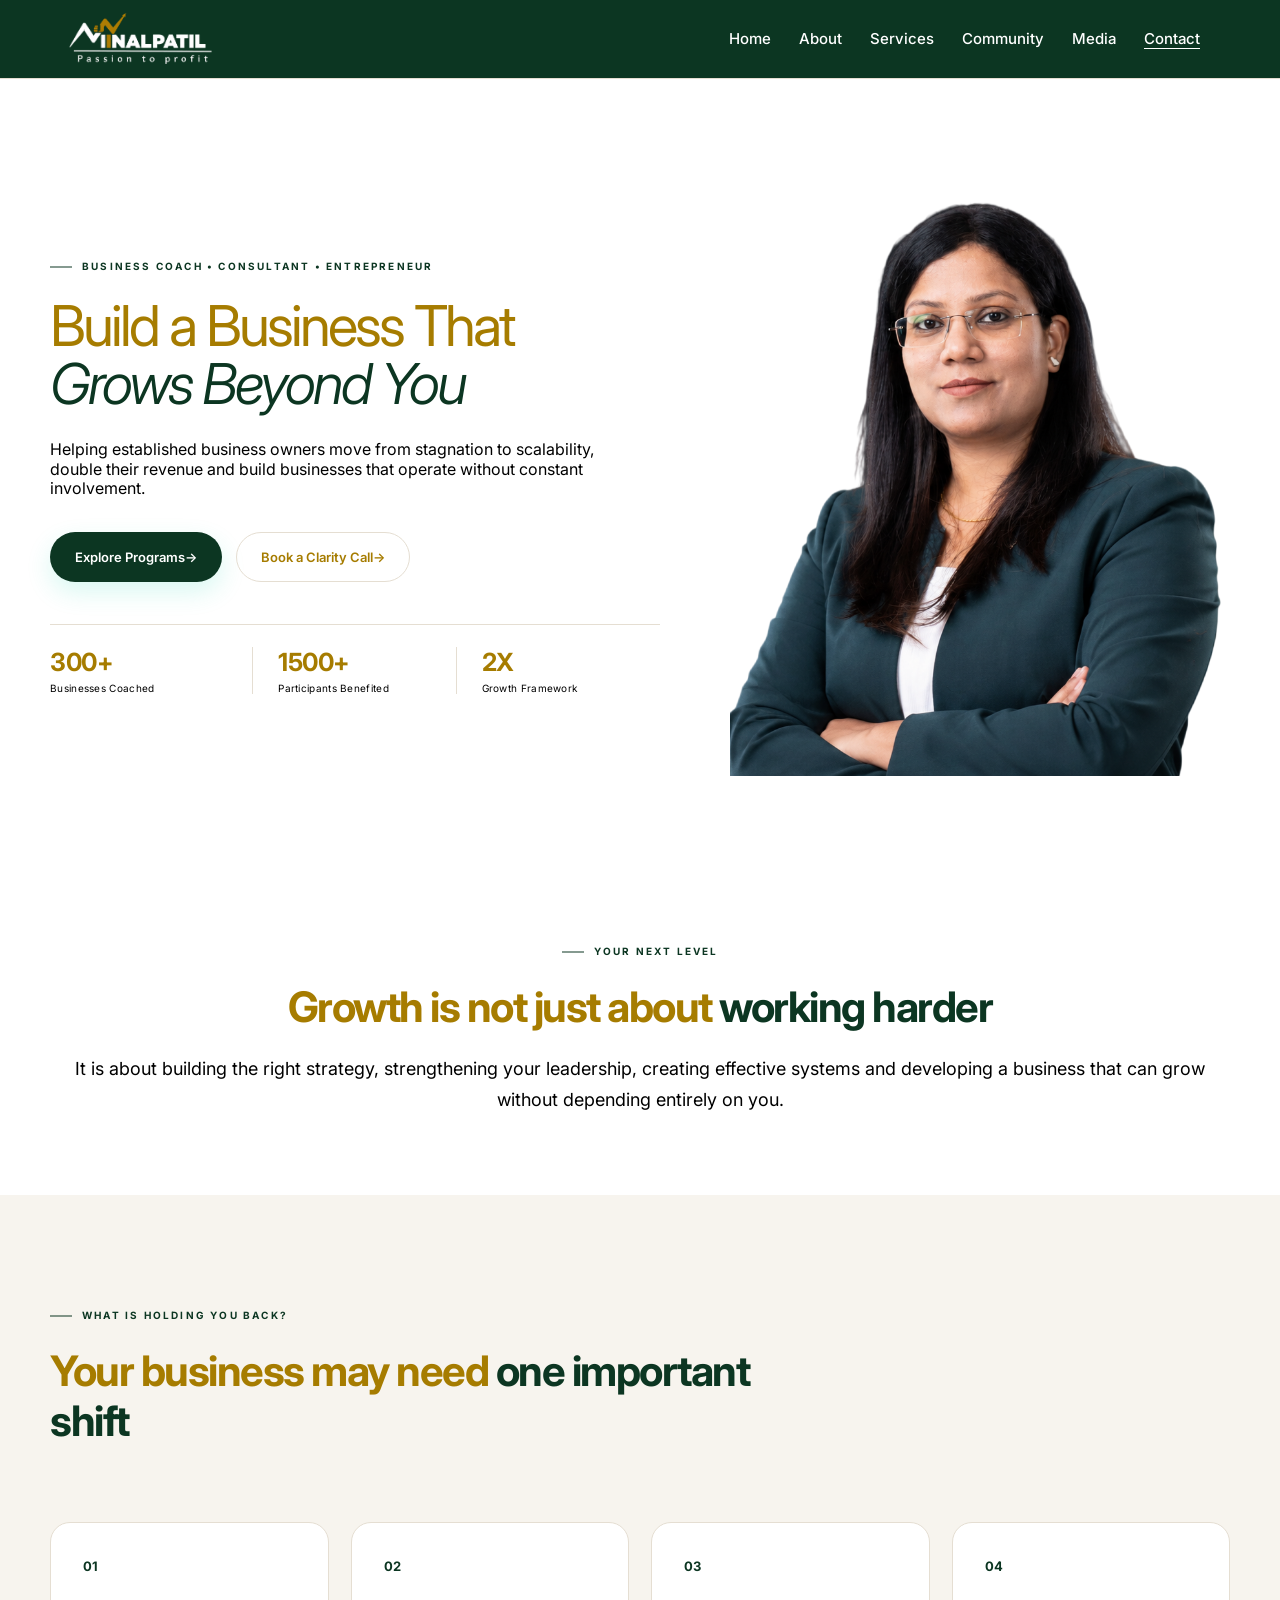
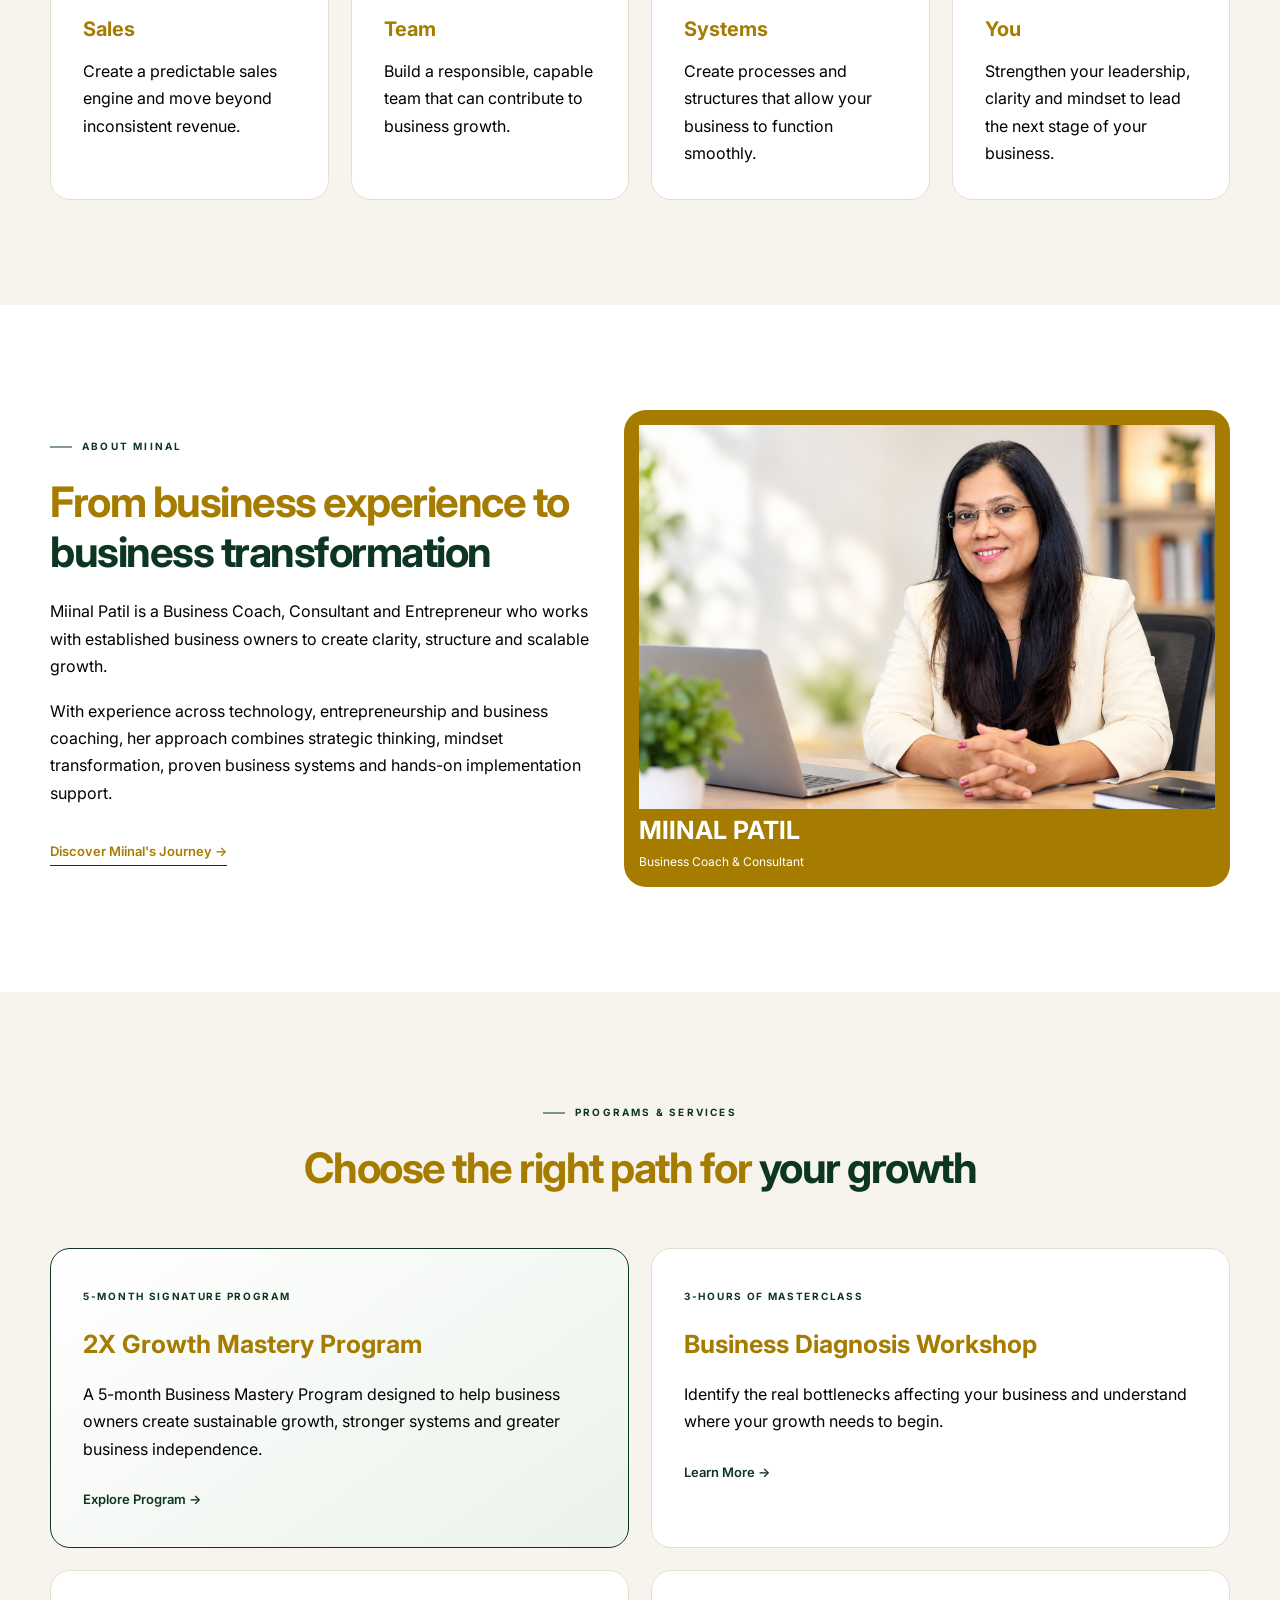
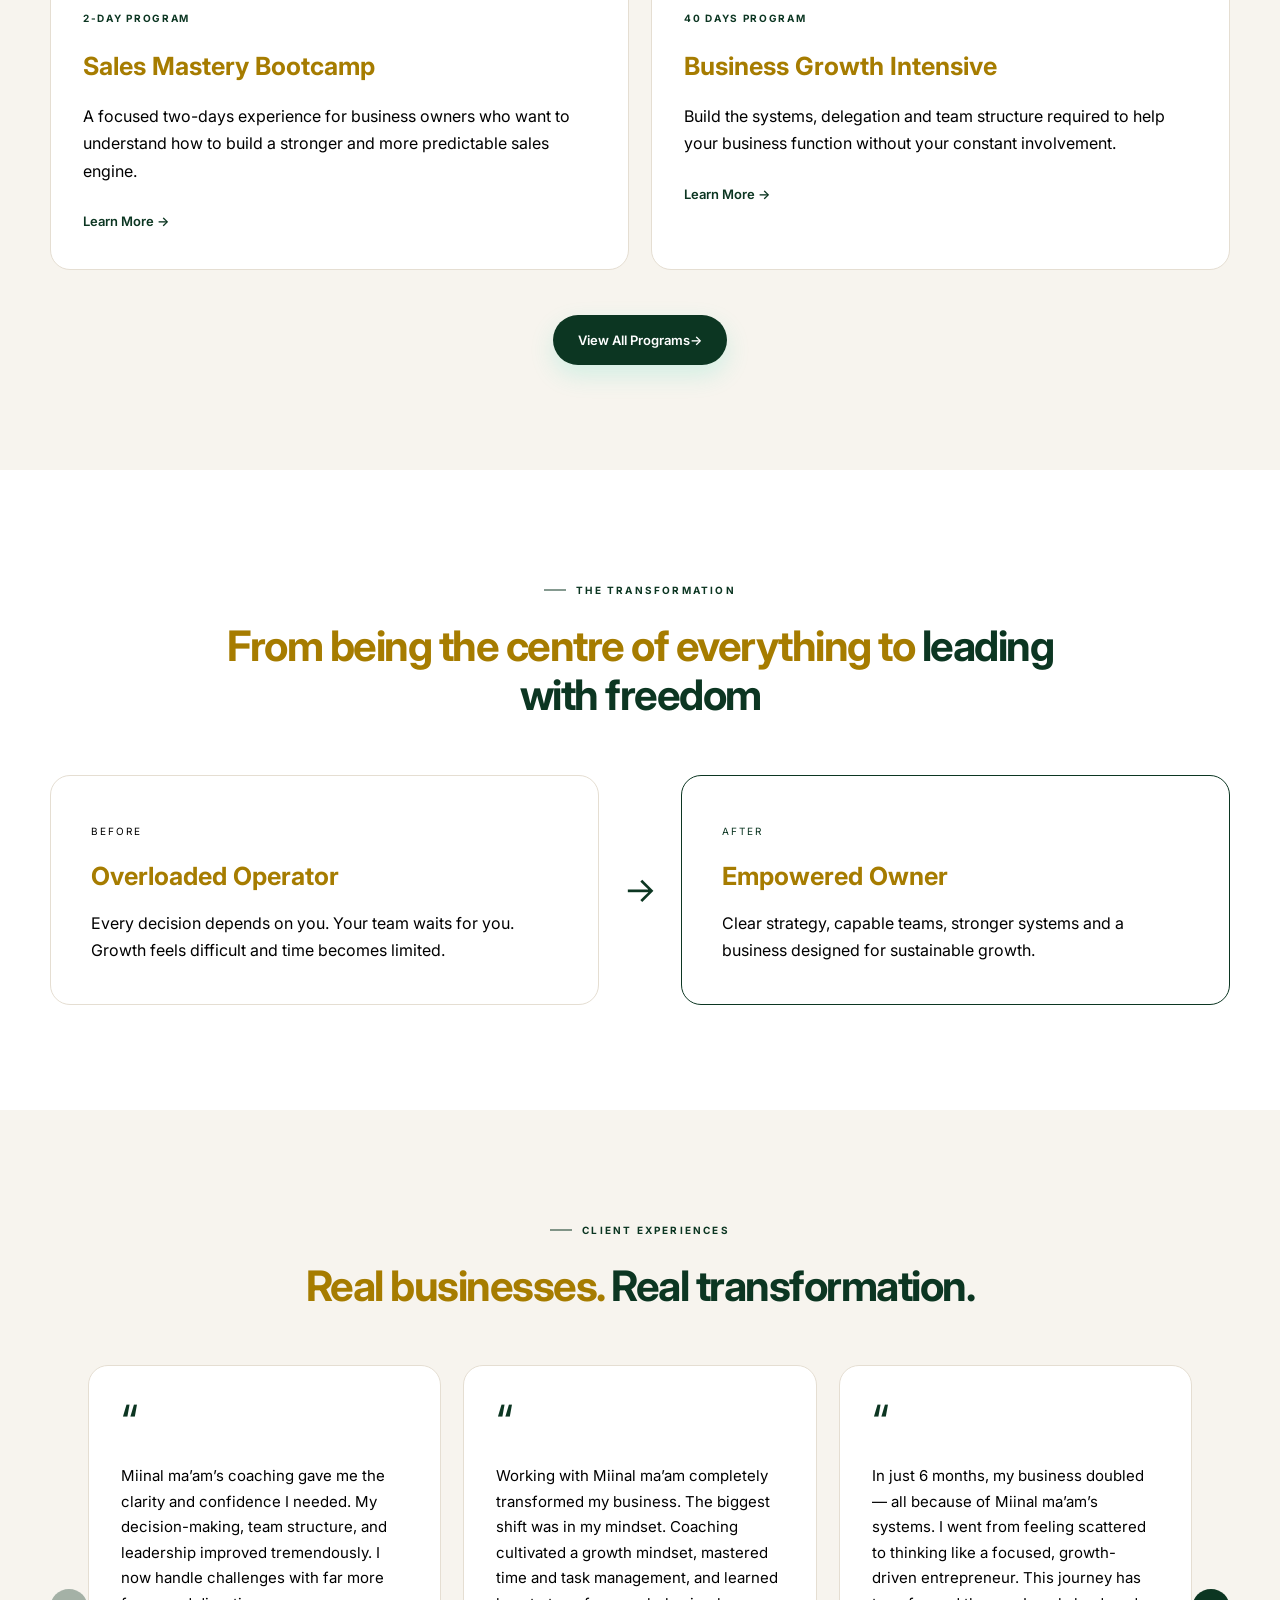
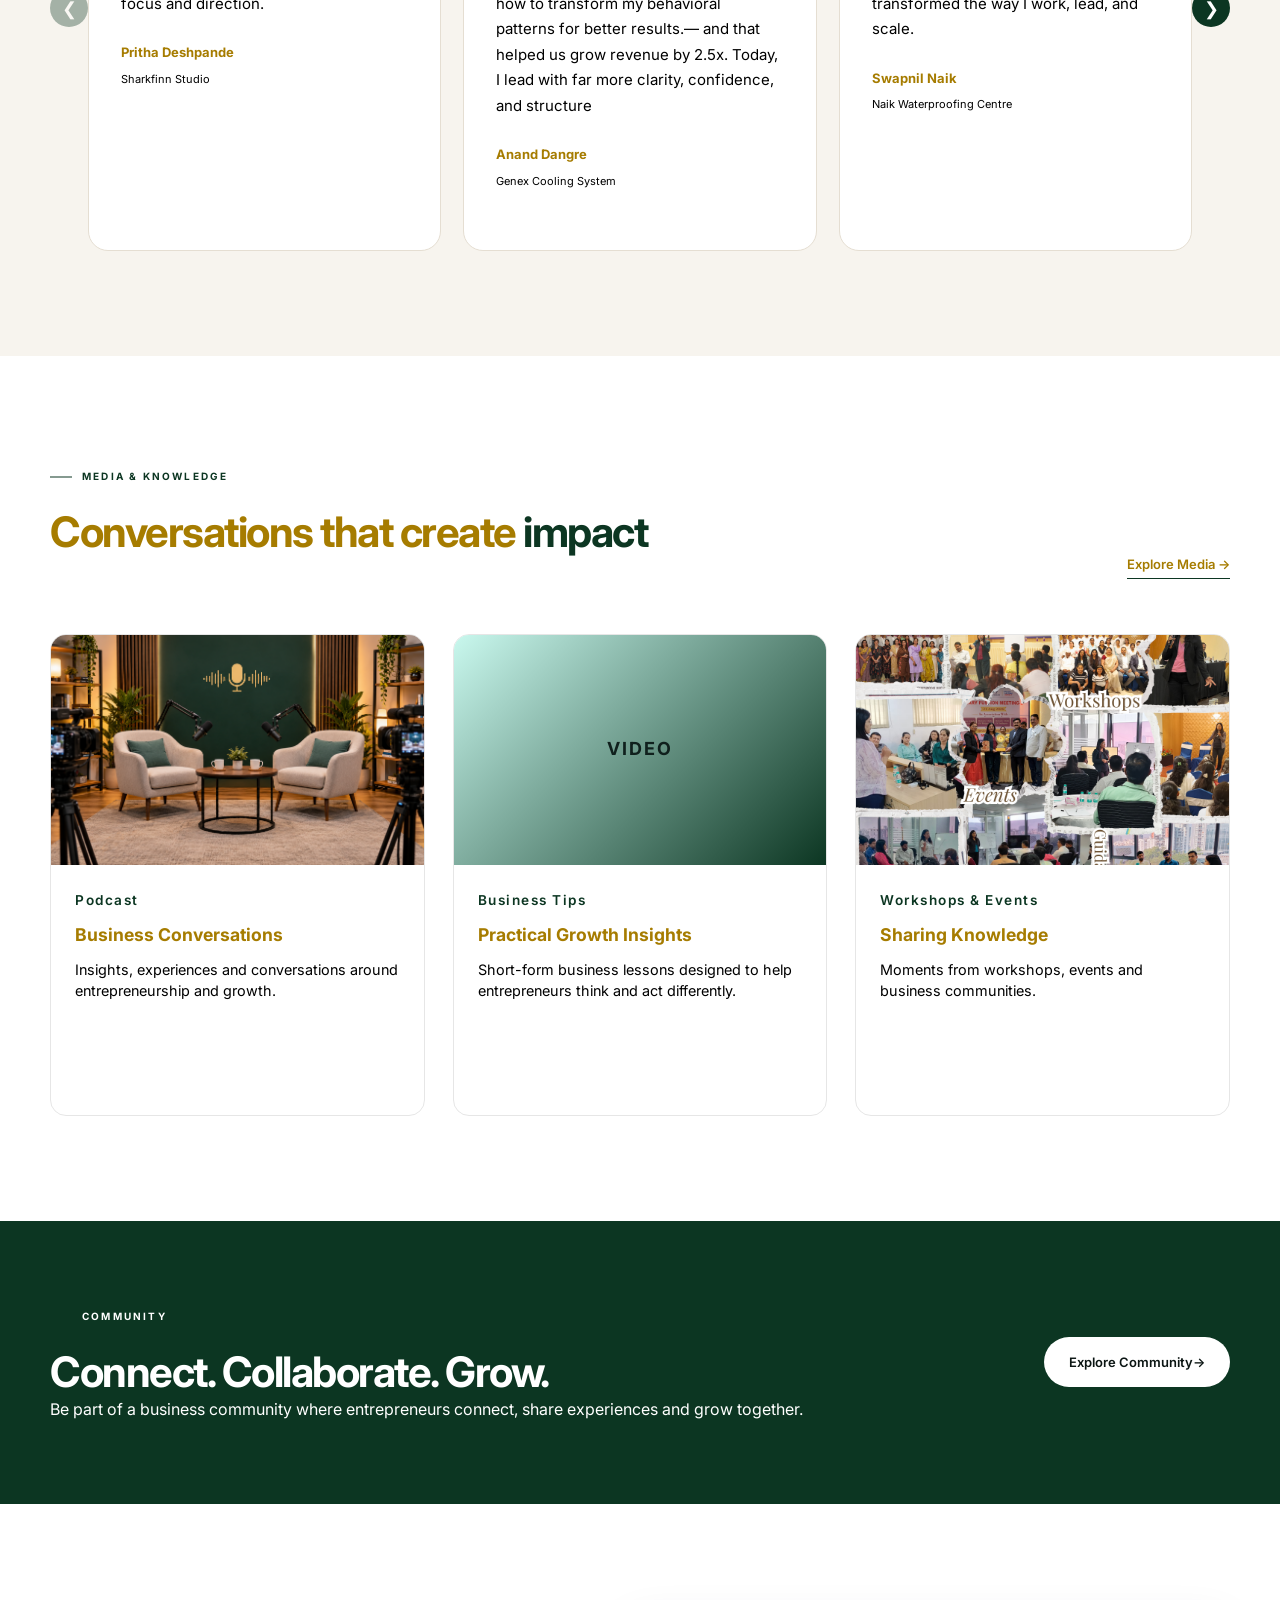
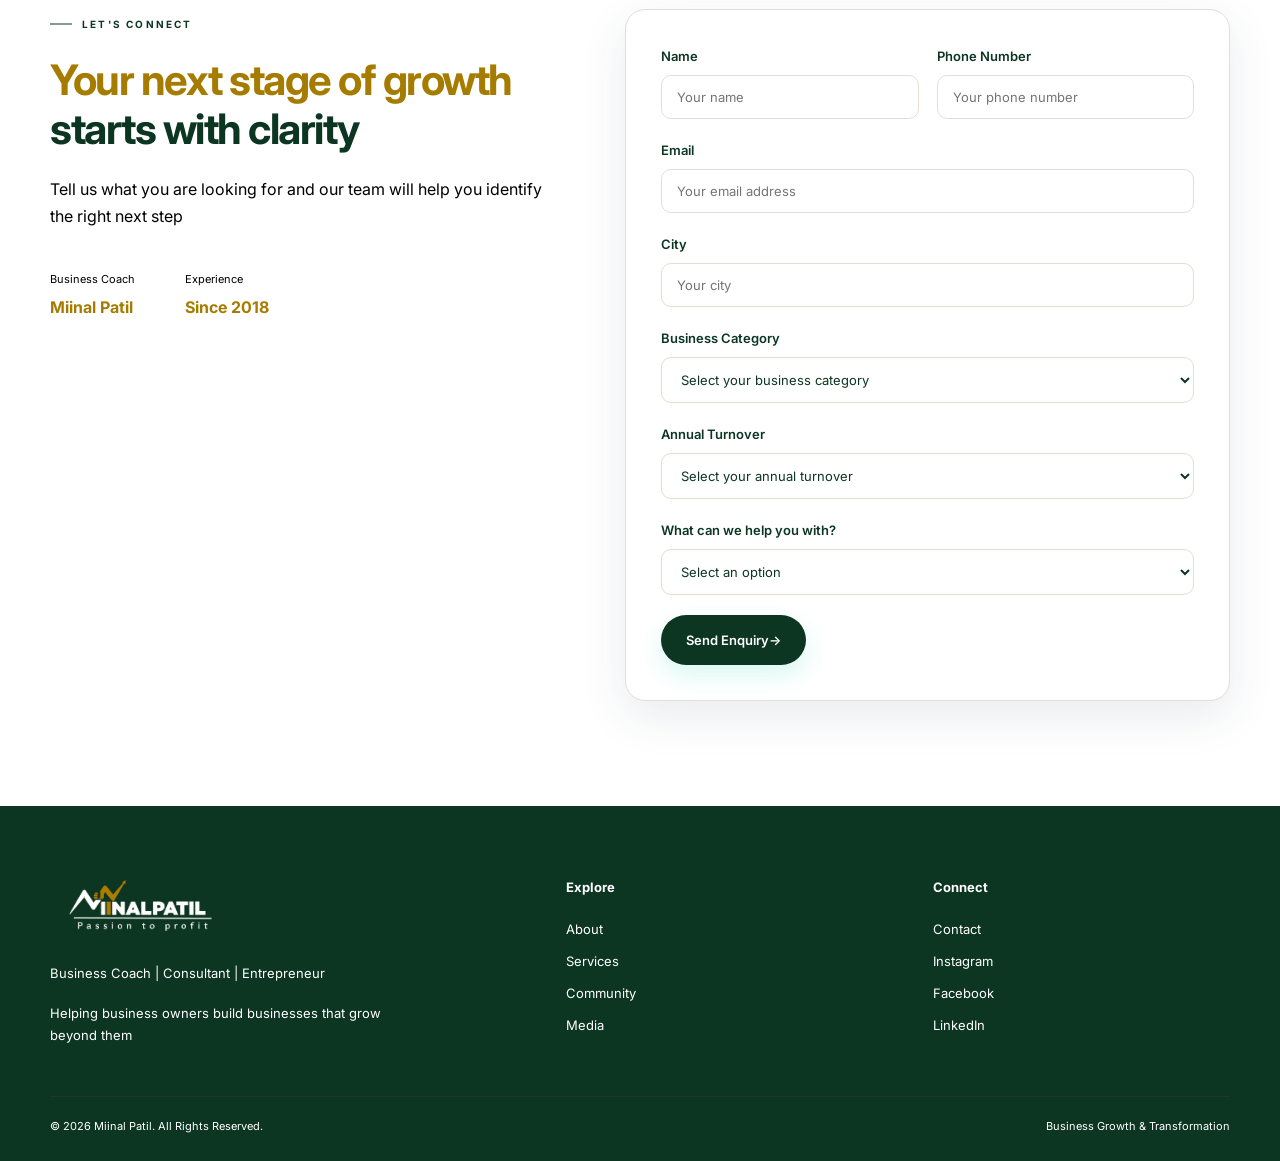
<file: index.html>
<!DOCTYPE html>
<html lang="en">
<head>
  <meta charset="UTF-8">
  <meta name="viewport" content="width=device-width, initial-scale=1.0">

  <title>Miinal Patil | Business Coach & Growth Consultant</title>

  <meta
    name="description"
    content="Miinal Patil is a Business Coach, Consultant and Entrepreneur helping established business owners move from stagnation to scalable growth."
  >

  <meta name="theme-color" content="#07110F">

  <link rel="preconnect" href="https://fonts.googleapis.com">
  <link rel="preconnect" href="https://fonts.gstatic.com" crossorigin>

  <link
    href="https://fonts.googleapis.com/css2?family=Poppins:wght@300;400;500;600;700&display=swap"
    rel="stylesheet"
  >

  <link rel="stylesheet" href="style.css?v=20261031">
</head>

<body>

  <!-- ================= HEADER ================= -->

  <header class="site-header">

    <div class="container nav-container">
   
    <a href="index.html" class="logo" aria-label="Miinal Patil Home">
        <img src="./images/logo.png" alt="Miinal Patil Logo">
    </a>

      <nav class="main-nav" id="mainNav" aria-label="Main navigation">

        <a href="index.html" class="active">Home</a>
        <a href="about.html">About</a>
        <a href="programs.html">Services</a>
        <a href="community.html">Community</a>
        <a href="media.html">Media</a>
        <a href="#contact">Contact</a>

      </nav>

      <div class="nav-actions">

        <button
          class="menu-toggle"
          id="menuToggle"
          aria-label="Open navigation"
          aria-expanded="false"
          aria-controls="mainNav"
          type="button"
        >
          <span></span>
          <span></span>
          <span></span>
        </button>

      </div>

    </div>

  </header>


  <main>

    <!-- ================= HERO ================= -->

<section class="hero home-hero">

  <div class="container hero-grid">

    <!-- LEFT CONTENT -->
    <div class="hero-content">

      <span class="eyebrow">
        BUSINESS COACH • CONSULTANT • ENTREPRENEUR
      </span>

      <h1>
        Build a Business That 
        <br>
        <span>Grows Beyond You</span>
      </h1>

      <p class="hero-text">
        Helping established business owners move from stagnation
        to scalability, double their revenue and build businesses
        that operate without constant involvement.
      </p>

      <div class="hero-actions">

        <a href="programs.html" class="btn btn-primary">
          Explore Programs
          <span aria-hidden="true">→</span>
        </a>

        <a href="#contact" class="btn btn-secondary">
          Book a Clarity Call
          <span aria-hidden="true">→</span>
        </a>

      </div>


      <!-- TRUST / STATS -->
      <div class="hero-stats">

        <div class="hero-stat">
          <strong>300+</strong>
          <span>Businesses Coached</span>
        </div>

        <div class="hero-stat">
          <strong>1500+</strong>
          <span>Participants Benefited</span>
        </div>

        <div class="hero-stat">
          <strong>2X</strong>
          <span>Growth Framework</span>
        </div>

      </div>

    </div>


    <!-- RIGHT VISUAL -->
    <div class="hero-visual">
          <img
            src="images/miinal-patil.png"
            alt="Miinal Patil - Business Coach"
          />

  

    </div>

  </div>

</section>

    <!-- ================= INTRO ================= -->

    <section class="section intro-section">

      <div class="container narrow-content center-text">

        <span class="eyebrow">
          YOUR NEXT LEVEL
        </span>

        <h2>
          Growth is not just about
          <span class="accent-text">working harder</span>
        </h2>

        <p>
          It is about building the right strategy, strengthening your
          leadership, creating effective systems and developing a business
          that can grow without depending entirely on you.
        </p>

      </div>

    </section>


    <!-- ================= CHALLENGES ================= -->

    <section class="section soft-section">

      <div class="container">

        <div class="section-heading">

          <div>

            <span class="eyebrow">
              WHAT IS HOLDING YOU BACK?
            </span>

            <h2>
              Your business may need
              <span class="accent-text">
                one important shift
              </span>
            </h2>

          </div>

        </div>


        <div class="card-grid four-grid">

          <article class="feature-card">

            <div class="card-number">
              01
            </div>

            <h3>
              Sales
            </h3>

            <p>
              Create a predictable sales engine and move beyond
              inconsistent revenue.
            </p>

          </article>


          <article class="feature-card">

            <div class="card-number">
              02
            </div>

            <h3>
              Team
            </h3>

            <p>
              Build a responsible, capable team that can contribute
              to business growth.
            </p>

          </article>


          <article class="feature-card">

            <div class="card-number">
              03
            </div>

            <h3>
              Systems
            </h3>

            <p>
              Create processes and structures that allow your business
              to function smoothly.
            </p>

          </article>


          <article class="feature-card">

            <div class="card-number">
              04
            </div>

            <h3>
              You
            </h3>

            <p>
              Strengthen your leadership, clarity and mindset to lead
              the next stage of your business.
            </p>

          </article>

        </div>

      </div>

    </section>


    <!-- ================= ABOUT PREVIEW ================= -->

    <section class="section">

      <div class="container split-section">

        


        <div class="section-content">

          <span class="eyebrow">
            ABOUT MIINAL
          </span>

          <h2>
            From business experience
            to
            <span class="accent-text">
              business transformation
            </span>
          </h2>

          <p>
            Miinal Patil is a Business Coach, Consultant and Entrepreneur
            who works with established business owners to create clarity,
            structure and scalable growth.
          </p>

          <p>
            With experience across technology, entrepreneurship and
            business coaching, her approach combines strategic thinking,
            mindset transformation, proven business systems and
            hands-on implementation support.
          </p>

          <a href="about.html" class="text-link">
            Discover Miinal's Journey
            <span aria-hidden="true">→</span>
          </a>

        </div>

        <div class="section-image about-placeholder">

          <div>
            <img
              src="images/miinal-patil-about.png"
              alt="Miinal Patil - Business Coach" >
            <span>
              MIINAL PATIL
            </span>

            <small>
              Business Coach & Consultant
            </small>

          </div>

        </div>

      </div>

    </section>


    <!-- ================= PROGRAMS ================= -->

    <section class="section soft-section">

      <div class="container">

        <div class="section-heading center-heading">

          <span class="eyebrow">
            PROGRAMS & SERVICES
          </span>

          <h2>
            Choose the right path for
            <span class="accent-text">
              your growth
            </span>
          </h2>



        </div>


        <div class="card-grid">

          <article class="program-card featured-program">

            <span class="program-tag">
              5-MONTH SIGNATURE PROGRAM
            </span>

            <h3>
              2X Growth Mastery Program
            </h3>

            <p>
              A 5-month Business Mastery Program designed to help
              business owners create sustainable growth, stronger
              systems and greater business independence.
            </p>

            <a
              href="programs.html#growth-mastery"
              class="card-link"
            >
              Explore Program
              <span aria-hidden="true">→</span>
            </a>

          </article>


          <article class="program-card">

            <span class="program-tag">
              3-HOURS OF MASTERCLASS
            </span>

            <h3>
              Business Diagnosis Workshop
            </h3>

            <p>
              Identify the real bottlenecks affecting your business
              and understand where your growth needs to begin.
            </p>

            <a
              href="programs.html#diagnosis"
              class="card-link"
            >
              Learn More
              <span aria-hidden="true">→</span>
            </a>

          </article>


          <article class="program-card">

            <span class="program-tag">
              2-DAY PROGRAM
            </span>

            <h3>
              Sales Mastery Bootcamp
            </h3>

            <p>
              A focused two-days experience for business owners
              who want to understand how to build a stronger and
              more predictable sales engine.
            </p>

            <a
              href="programs.html#double-sales"
              class="card-link"
            >
              Learn More
              <span aria-hidden="true">→</span>
            </a>

          </article>


          <article class="program-card">

            <span class="program-tag">
              40 DAYS PROGRAM
            </span>

            <h3>
              Business Growth Intensive 
            </h3>

            <p>
              Build the systems, delegation and team structure
              required to help your business function without
              your constant involvement.
            </p>

            <a
              href="programs.html#independence"
              class="card-link"
            >
              Learn More
              <span aria-hidden="true">→</span>
            </a>

          </article>

        </div>


        <div class="center-button">

          <a href="programs.html" class="btn btn-primary">
            View All Programs
            <span aria-hidden="true">→</span>
          </a>

        </div>

      </div>

    </section>


    <!-- ================= IMPACT ================= -->

    <section class="section">

      <div class="container">

        <div class="section-heading center-heading">

          <span class="eyebrow">
            THE TRANSFORMATION
          </span>

          <h2>
            From being the centre of everything
            to
            <span class="accent-text">
              leading with freedom
            </span>
          </h2>

        </div>


        <div class="transformation-grid">

          <div class="transformation-card">

            <span>
              BEFORE
            </span>

            <h3>
              Overloaded Operator
            </h3>

            <p>
              Every decision depends on you. Your team waits for you.
              Growth feels difficult and time becomes limited.
            </p>

          </div>


          <div class="transformation-arrow" aria-hidden="true">
            →
          </div>


          <div class="transformation-card highlight-card">

            <span>
              AFTER
            </span>

            <h3>
              Empowered Owner
            </h3>

            <p>
              Clear strategy, capable teams, stronger systems and a
              business designed for sustainable growth.
            </p>

          </div>

        </div>

      </div>

    </section>


    <!-- ================= TESTIMONIALS ================= -->

    <section class="section soft-section">

      <div class="container">

        <div class="section-heading center-heading">

          <span class="eyebrow">
            CLIENT EXPERIENCES
          </span>

          <h2>
            Real businesses.
            <span class="accent-text">
              Real transformation.
            </span>
          </h2>

        </div>


        <div class="testimonial-carousel">

          <button class="testimonial-arrow testimonial-prev"
                  type="button"
                  aria-label="Previous testimonials">
            &#10094;
          </button>

          <div class="testimonial-grid" id="testimonialGrid">

          <article class="testimonial-card">

            <div class="quote-mark" aria-hidden="true">
              “
            </div>

            <p>
              Miinal ma’am’s coaching gave me the clarity and confidence I needed. My decision-making, team structure, and leadership improved tremendously. I now handle challenges with far more focus and direction.
            </p>

            <strong>
              Pritha Deshpande
            </strong>

            <span>
              Sharkfinn Studio
            </span>

          </article>


          <article class="testimonial-card">

            <div class="quote-mark" aria-hidden="true">
              “
            </div>

            <p>
              Working with Miinal ma’am completely transformed my business. The biggest shift was in my mindset. Coaching cultivated a growth mindset, mastered time and task management, and learned how to transform my behavioral patterns for better results.— and that helped us grow revenue by 2.5x. Today, I lead with far more clarity, confidence, and structure
            </p>

            <strong>
              Anand Dangre
            </strong>

            <span>
              Genex Cooling System
            </span>

          </article>


          <article class="testimonial-card">

            <div class="quote-mark" aria-hidden="true">
              “
            </div>

            <p>
              In just 6 months, my business doubled — all because of Miinal ma’am’s systems. I went from feeling scattered to thinking like a focused, growth-driven entrepreneur. This journey has transformed the way I work, lead, and scale.
            </p>

            <strong>
              Swapnil Naik
            </strong>

            <span>
              Naik Waterproofing Centre
            </span>

          </article>

          <article class="testimonial-card">

            <div class="quote-mark" aria-hidden="true">
              “
            </div>

            <p>
              My company has grown 3X in 1.5 years — and Miinal played a major role. From a team of 4 to 30+, we scaled with clarity, confidence, and solid systems. The biggest change was my mindset — learning to think long-term and lead with purpose. Her coaching helped me grow both as a founder and a leader.
            </p>

            <strong>
              Siddharth Chincholikar
            </strong>

            <span>
              Sarvadnya Powertech
            </span>

          </article>

          <article class="testimonial-card">

            <div class="quote-mark" aria-hidden="true">
              “
            </div>

            <p>
              We worked with Coach Miinal for quite long time, and the transformation has been remarkable. The biggest change has been in our mindset—we now think like business owners instead of just managing day-to-day work. Our business operations have become more structured, our team handles responsibilities more effectively, and we've seen a noticeable improvement in our sales. 
            </p>

            <strong>
              Bhavesh Kothari
            </strong>

            <span>
              Aura Engineering
            </span>

          </article>

          <article class="testimonial-card">

            <div class="quote-mark" aria-hidden="true">
              “
            </div>

            <p>
              Miinal ma’am brought a remarkable shift in how our business operates. Our 40+ member team and second-level managers developed a stronger mindset and clarity. Internal communication improved, direction became clear, and the entire team aligned. This coaching brought structure, motivation, and a renewed sense of purpose.
            </p>

            <strong>
              Dipak Maid
            </strong>

            <span>
              Maid Jewellers
            </span>

          </article>

        </div>

  <button class="testimonial-arrow testimonial-next"
          type="button"
          aria-label="Next testimonials">
    &#10095;
  </button>

</div>

      </div>

    </section>


    <!-- ================= MEDIA PREVIEW ================= -->

    <section class="section">

      <div class="container">

        <div class="section-heading">

          <div>

            <span class="eyebrow">
              MEDIA & KNOWLEDGE
            </span>

            <h2>
              Conversations that create
              <span class="accent-text">
                impact
              </span>
            </h2>

          </div>

          <a href="media.html" class="text-link">
            Explore Media
            <span aria-hidden="true">→</span>
          </a>

        </div>


        <div class="media-grid">

          <article class="media-card">

            <div class="media-placeholder">
              <img src="images/Podcast.png" alt="Podcast" srcset="">
            </div>

            <div class="media-content">

              <span>
                Podcast
              </span>

              <h3>
                Business Conversations
              </h3>

              <p>
                Insights, experiences and conversations around
                entrepreneurship and growth.
              </p>

            </div>

          </article>


          <article class="media-card">

            <div class="media-placeholder">
              VIDEO
            </div>

            <div class="media-content">

              <span>
                Business Tips
              </span>

              <h3>
                Practical Growth Insights
              </h3>

              <p>
                Short-form business lessons designed to help
                entrepreneurs think and act differently.
              </p>

            </div>

          </article>


          <article class="media-card">

            <div class="media-placeholder">
              <img src="images/Events.png" alt="" srcset="">
            </div>

            <div class="media-content">

              <span>
                Workshops & Events
              </span>

              <h3>
                Sharing Knowledge
              </h3>

              <p>
                Moments from workshops, events and business
                communities.
              </p>

            </div>

          </article>

        </div>

      </div>

    </section>


    <!-- ================= COMMUNITY CTA ================= -->

    <section class="section community-cta">

      <div class="container cta-box">

        <div>

          <span class="eyebrow">
            COMMUNITY
          </span>

          <h2>
            Connect. Collaborate. Grow.
      
          </h2>

          <p style="color: #ffffff;">
            Be part of a business community where entrepreneurs
            connect, share experiences and grow together.
          </p>

        </div>

        <a href="community.html" class="btn btn-light">
          Explore Community
          <span aria-hidden="true">→</span>
        </a>

      </div>

    </section>


    <!-- ================= CONTACT ================= -->

  <section
  class="section contact-section"
  id="contact"
>

  <div class="container contact-grid">

    <div class="contact-content">

      <span class="eyebrow">
        LET'S CONNECT
      </span>

      <h2>
        Your next stage of growth
        <span class="accent-text">
          starts with clarity
        </span>
      </h2>

      <p>
        Tell us what you are looking for and our team will help
        you identify the right next step
      </p>


      <div class="contact-details">

        <div>

          <span>
            Business Coach
          </span>

          <strong>
            Miinal Patil
          </strong>

        </div>


        <div>

          <span>
            Experience
          </span>

          <strong>
            Since 2018
          </strong>

        </div>

      </div>

    </div>


    <form
      class="contact-form"
      id="contactForm"
    >

      <div class="form-row">

        <div class="form-group">

          <label for="name">
            Name
          </label>

          <input
            type="text"
            id="name"
            name="name"
            placeholder="Your name"
            autocomplete="name"
            required
          >

        </div>


        <div class="form-group">

          <label for="phone">
            Phone Number
          </label>

          <input
            type="tel"
            id="phone"
            name="phone"
            placeholder="Your phone number"
            autocomplete="tel"
            required
          >

        </div>

      </div>


      <div class="form-group">

        <label for="email">
          Email
        </label>

        <input
          type="email"
          id="email"
          name="email"
          placeholder="Your email address"
          autocomplete="email"
          required
        >

      </div>


      <div class="form-group">

        <label for="city">
          City
        </label>

        <input
          type="text"
          id="city"
          name="city"
          placeholder="Your city"
          autocomplete="address-level2"
          required
        >

      </div>


      <div class="form-group">

        <label for="businessCategory">
          Business Category
        </label>

        <select
          id="businessCategory"
          name="businessCategory"
          required
        >

          <option value="">
            Select your business category
          </option>

          <option value="construction">
            Construction
          </option>

          <option value="real-estate">
            Real Estate
          </option>

          <option value="manufacturing">
            Manufacturing
          </option>

          <option value="retail">
            Retail
          </option>

          <option value="service-business">
            Service Business
          </option>

          <option value="coaching-consulting">
            Coaching/Consulting
          </option>

          <option value="education">
            Education
          </option>

          <option value="healthcare">
            Healthcare
          </option>

          <option value="digital-it">
            Digital/IT
          </option>

          <option value="other">
            Other
          </option>

        </select>

      </div>


      <div class="form-group">

        <label for="annualTurnover">
          Annual Turnover
        </label>

        <select
          id="annualTurnover"
          name="annualTurnover"
          required
        >

          <option value="">
            Select your annual turnover
          </option>

          <option value="below-25-lakhs">
            Below ₹25 Lakhs
          </option>

          <option value="25-50-lakhs">
            ₹25 Lakhs - ₹50 Lakhs
          </option>

          <option value="50-lakhs-1-crore">
            ₹50 Lakhs - ₹1 Crore
          </option>

          <option value="1-2-crore">
            ₹1 Crore - ₹2 Crore
          </option>

          <option value="2-5-crore">
            ₹2 Crore - ₹5 Crore
          </option>

          <option value="above-5-crore">
            Above ₹5 Crore
          </option>

        </select>

      </div>


      <div class="form-group">

        <label for="requirement">
          What can we help you with?
        </label>

        <select
          id="requirement"
          name="requirement"
          required
        >

          <option value="">
            Select an option
          </option>

          <option value="workshop">
            Workshop
          </option>

          <option value="program">
            Bootcamp
          </option>

          <option value="consultation-call">
            Consultation Call
          </option>

        </select>

      </div>


      <button
        type="submit"
        class="btn btn-primary"
      >
        Send Enquiry
        <span aria-hidden="true">→</span>
      </button>     
    </form>

  </div>

</section>

  </main>

  <!-- ========================================
     FORM SUCCESS DIALOG
======================================== -->

<div
  class="success-dialog-overlay"
  id="successDialog"
  role="dialog"
  aria-modal="true"
  aria-labelledby="successDialogTitle"
  aria-describedby="successDialogMessage"
  hidden
>

  <div class="success-dialog">

    <button
      type="button"
      class="success-dialog-close"
      id="successDialogClose"
      aria-label="Close"
    >
      ×
    </button>

    <div class="success-dialog-icon" aria-hidden="true">
      ✓
    </div>

    <h3 id="successDialogTitle">
      Thank You!
    </h3>

    <p id="successDialogMessage">
      Your information has been submitted successfully.
      Our team will contact you shortly.
    </p>

    <button
      type="button"
      class="btn btn-primary"
      id="successDialogOk"
    >
      OK
    </button>

  </div>

</div>


  <!-- ================= FOOTER ================= -->

  <footer class="site-footer">

    <div class="container footer-grid">

      <div class="footer-brand">

        <a href="index.html" class="logo" aria-label="Miinal Patil Home">
        <img src="./images/logo.png" alt="Miinal Patil Logo">
    </a>

        <p>
          Business Coach | Consultant | Entrepreneur
        </p>

        <p class="footer-tagline">
          Helping business owners build businesses that grow
          beyond them
        </p>

      </div>


      <div class="footer-links">

        <h4>
          Explore
        </h4>

        <a href="about.html">
          About
        </a>

        <a href="programs.html">
          Services
        </a>

        <a href="community.html">
          Community
        </a>

        <a href="media.html">
          Media
        </a>

      </div>


      <div class="footer-links">

        <h4>
          Connect
        </h4>

        <a href="#contact">
          Contact
        </a>

        <a href="https://www.instagram.com/coachmiinalpatil/">
          Instagram
        </a>

        <a href="https://www.facebook.com/profile.php?id=100003142237120">
          Facebook
        </a>

        <a href="https://www.linkedin.com/in/miinal-a-patil-558515179/">
          LinkedIn
        </a>

      </div>

    </div>


    <div class="container footer-bottom">

      <p>
        © 2026 Miinal Patil. All Rights Reserved.
      </p>

      <p>
        Business Growth & Transformation
      </p>

    </div>

  </footer>


  <!-- ================= BACK TO TOP ================= -->

  <button
    id="backToTop"
    class="back-to-top"
    aria-label="Back to top"
    type="button"
  >
    ↑
  </button>


  <script src="script.js?v=20261031"></script>

</body>
</html>
</file>
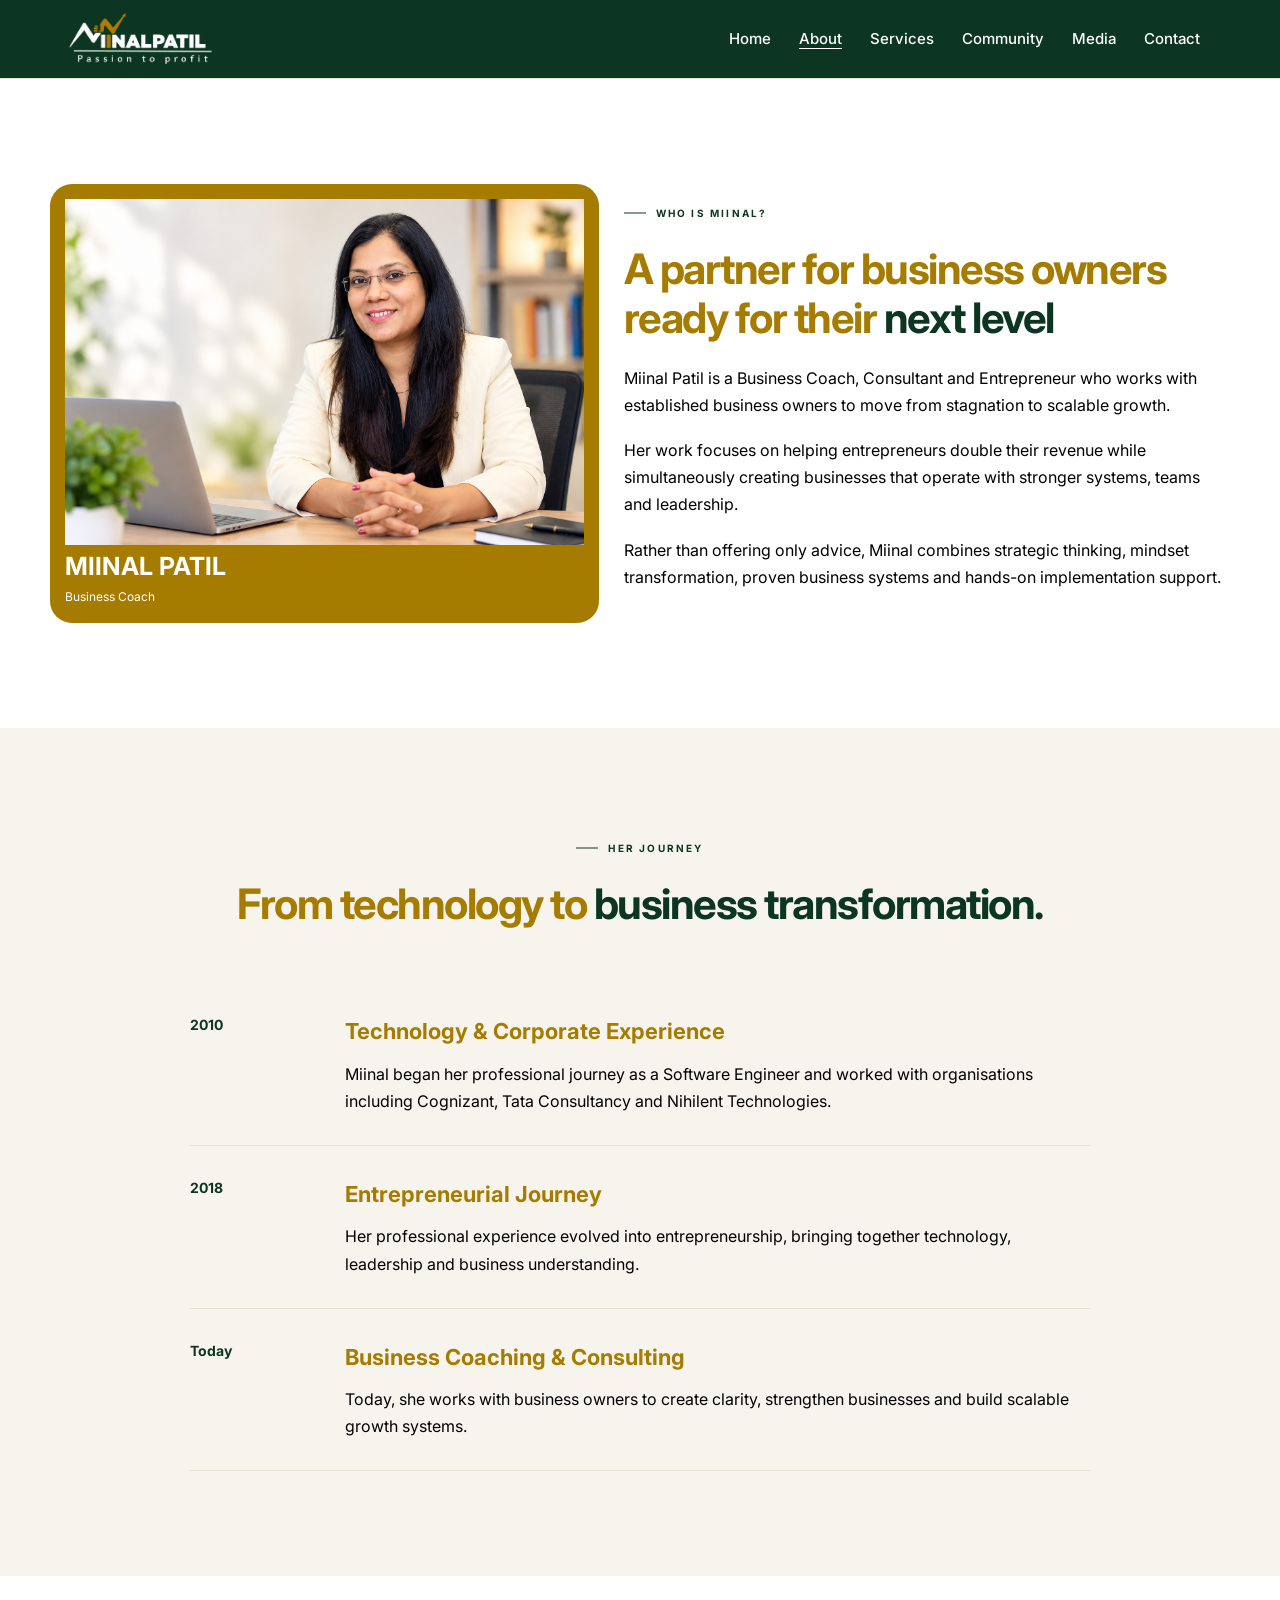
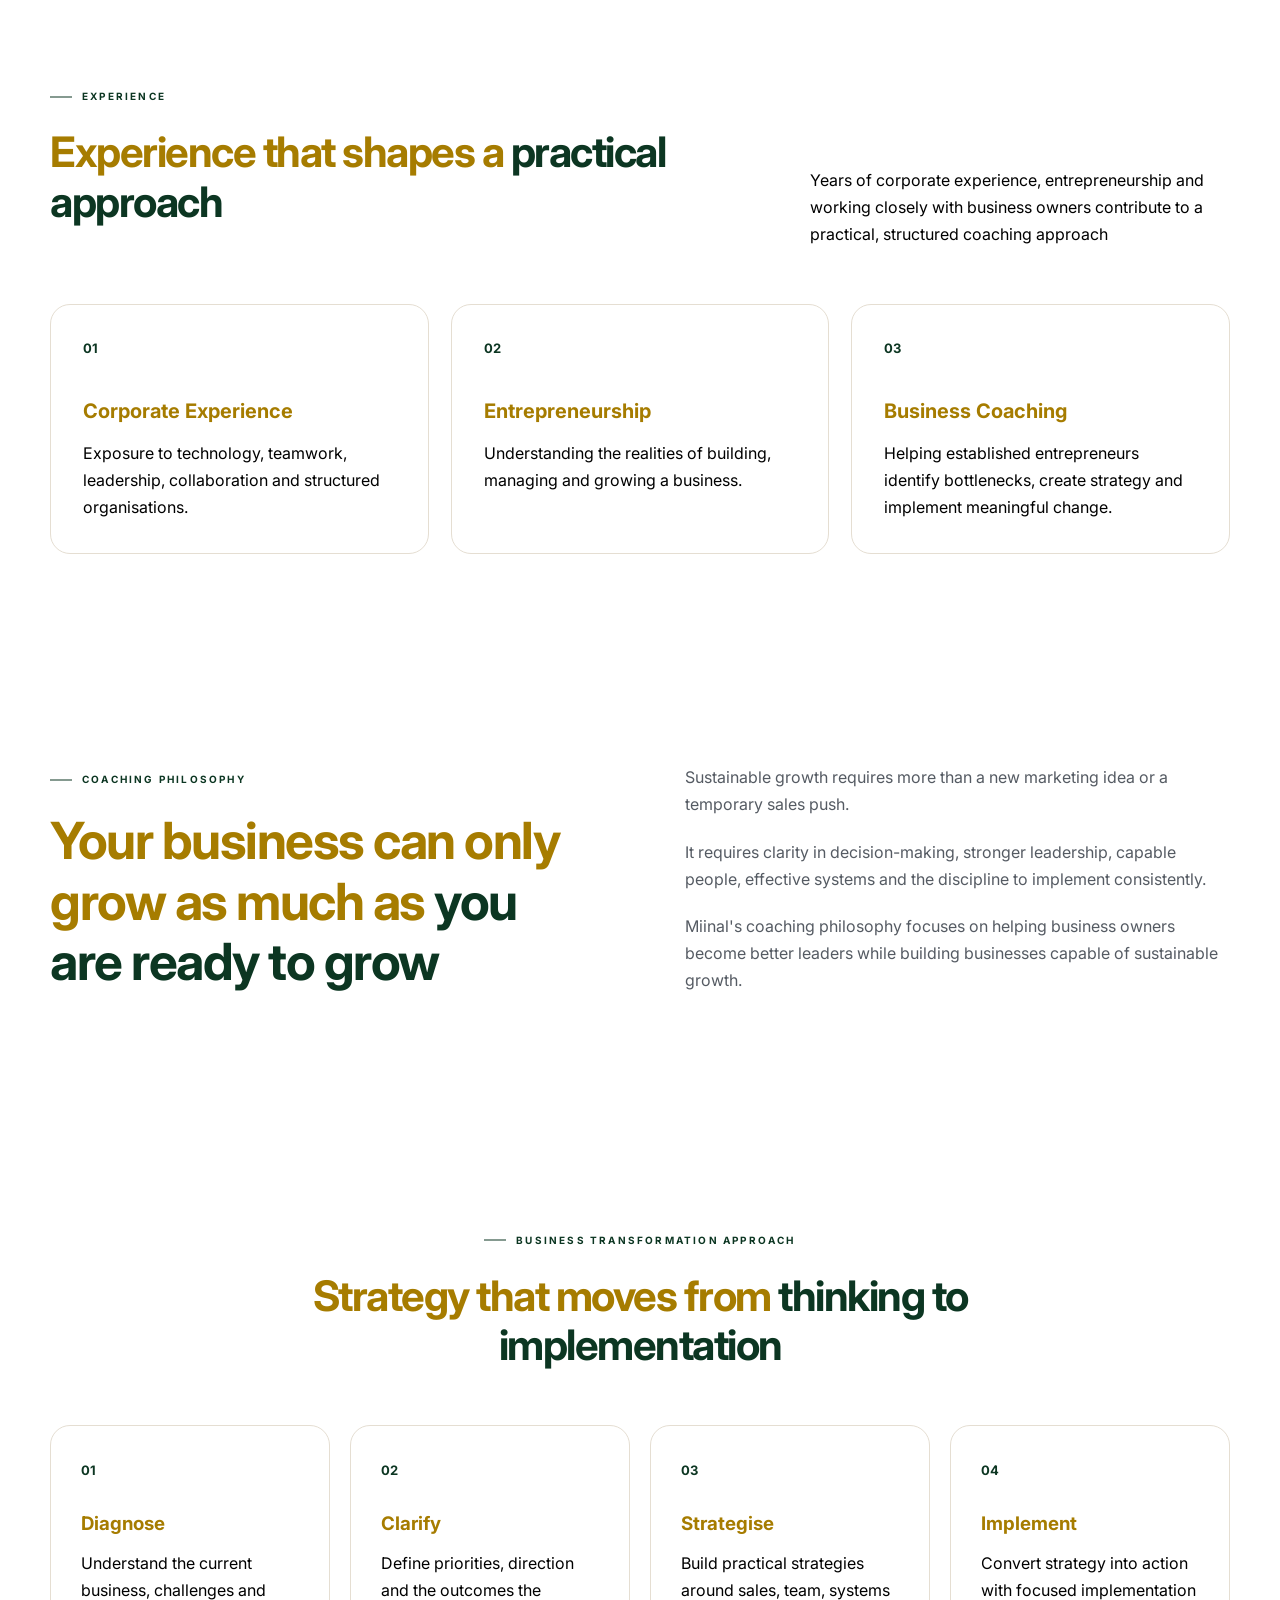
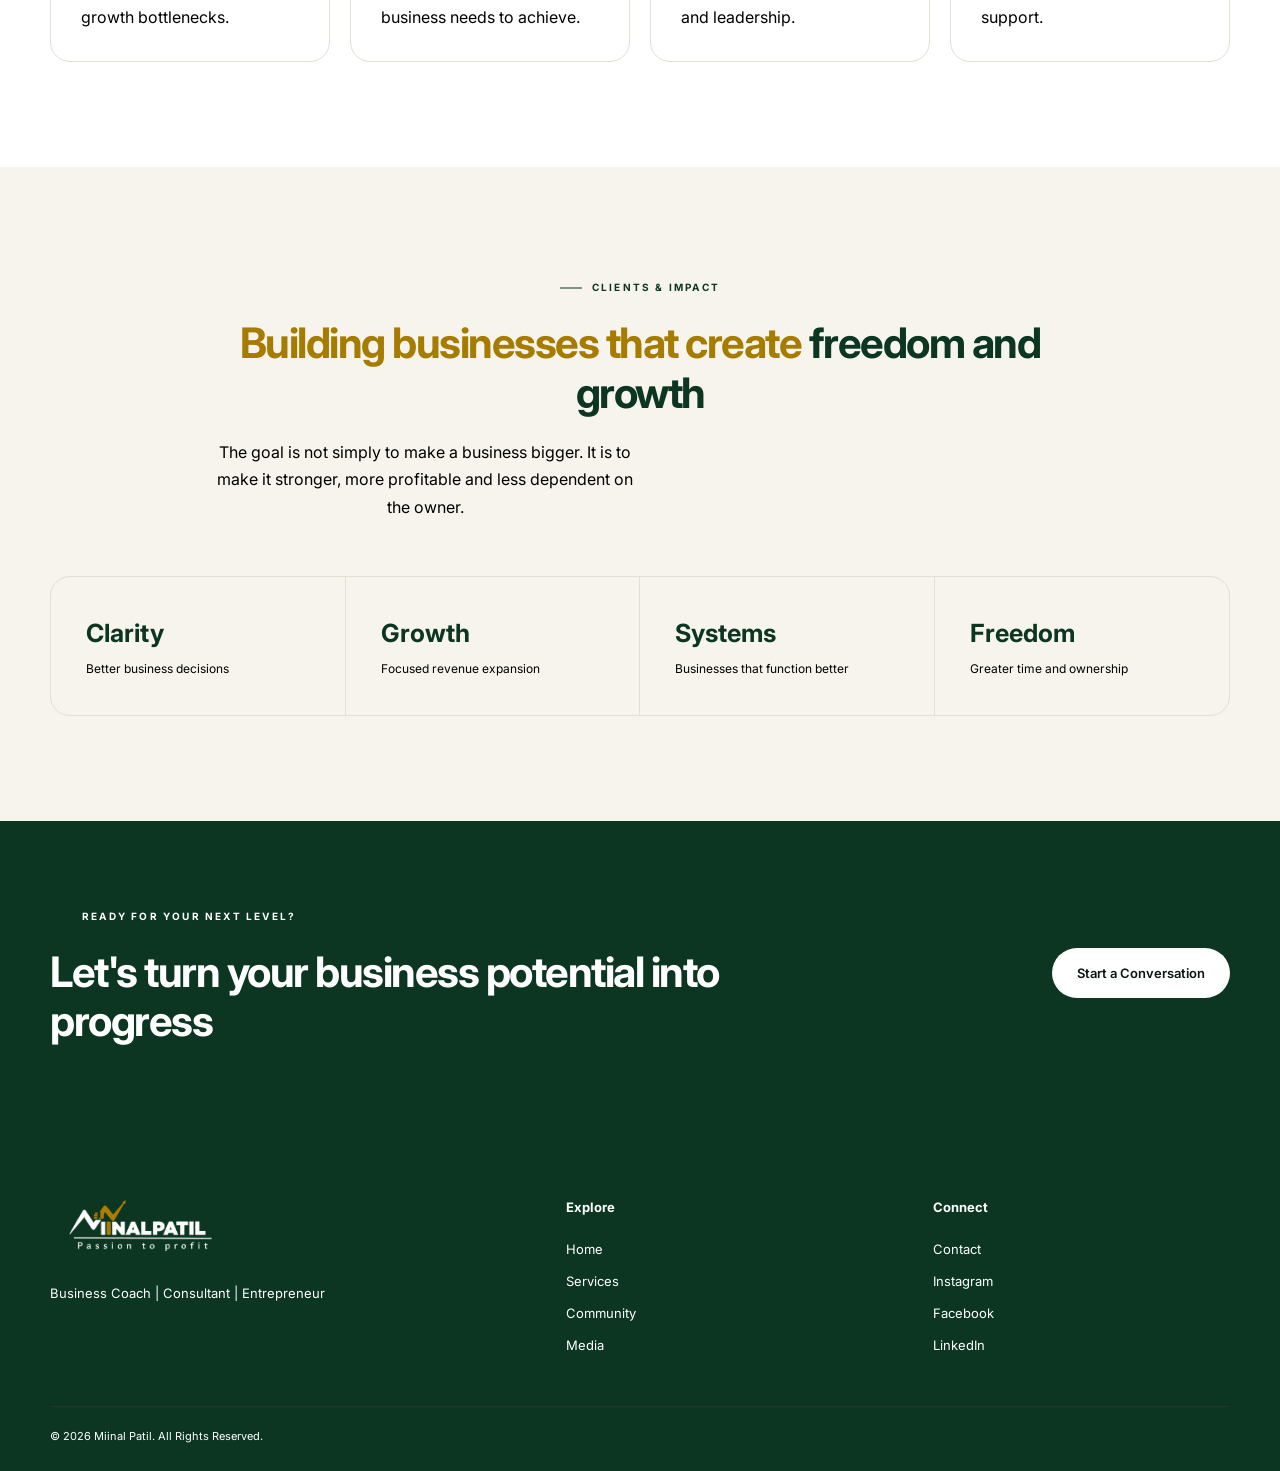
<file: about.html>
<!DOCTYPE html>
<html lang="en">
<head>

  <meta charset="UTF-8">
  <meta name="viewport" content="width=device-width, initial-scale=1.0">

  <title>About Miinal Patil | Business Coach</title>

  <meta
    name="description"
    content="Learn about Miinal Patil's journey, experience, philosophy and approach to business transformation."
  >

  <link rel="preconnect" href="https://fonts.googleapis.com">
  <link rel="preconnect" href="https://fonts.gstatic.com" crossorigin>

  <link
    href="https://fonts.googleapis.com/css2?family=Poppins:wght@300;400;500;600;700&display=swap"
    rel="stylesheet"
  >

  <link rel="stylesheet" href="style.css">

</head>

<body>

<header class="site-header">

  <div class="container nav-container">

   <a href="index.html" class="logo" aria-label="Miinal Patil Home">
        <img src="./images/logo.png" alt="Miinal Patil Logo">
    </a>

    <nav class="main-nav" id="mainNav">

      <a href="index.html">Home</a>
      <a href="about.html" class="active">About</a>
      <a href="programs.html">Services</a>
      <a href="community.html">Community</a>
      <a href="media.html">Media</a>
      <a href="index.html#contact">Contact</a>

    </nav>

    <div class="nav-actions">

      <button
        class="menu-toggle"
        id="menuToggle"
        aria-label="Open navigation"
        aria-expanded="false"
      >
        <span></span>
        <span></span>
        <span></span>
      </button>

    </div>

  </div>

</header>


<main>


  <!-- WHO IS MIINAL -->

  <section class="section">

    <div class="container split-section">

      <div class="section-image about-placeholder">
        

        <div>
          <img
              src="images/miinal-patil-about.png"
              alt="Miinal Patil - Business Coach" >
          <span>MIINAL PATIL</span>
          <small>Business Coach</small>
        </div>

      </div>


      <div class="section-content">

        <span class="eyebrow">WHO IS MIINAL?</span>

        <h2>
          A partner for business owners
          ready for their <span class="accent-text">next level</span>
        </h2>

        <p>
          Miinal Patil is a Business Coach, Consultant and Entrepreneur
          who works with established business owners to move from
          stagnation to scalable growth.
        </p>

        <p>
          Her work focuses on helping entrepreneurs double their
          revenue while simultaneously creating businesses that
          operate with stronger systems, teams and leadership.
        </p>

        <p>
          Rather than offering only advice, Miinal combines strategic
          thinking, mindset transformation, proven business systems
          and hands-on implementation support.
        </p>

      </div>

    </div>

  </section>


  <!-- JOURNEY -->

  <section class="section soft-section">

    <div class="container">

      <div class="section-heading center-heading">

        <span class="eyebrow">HER JOURNEY</span>

        <h2>
          From technology to
          <span class="accent-text">business transformation.</span>
        </h2>

      </div>


      <div class="timeline">

        <div class="timeline-item">

          <span class="timeline-year">2010</span>

          <div>
            <h3>Technology & Corporate Experience</h3>

            <p>
              Miinal began her professional journey as a Software
              Engineer and worked with organisations including
              Cognizant, Tata Consultancy and Nihilent Technologies.
            </p>
          </div>

        </div>


        <div class="timeline-item">

          <span class="timeline-year">2018</span>

          <div>
            <h3>Entrepreneurial Journey</h3>

            <p>
              Her professional experience evolved into entrepreneurship,
              bringing together technology, leadership and business
              understanding.
            </p>
          </div>

        </div>


        <div class="timeline-item">

          <span class="timeline-year">Today</span>

          <div>
            <h3>Business Coaching & Consulting</h3>

            <p>
              Today, she works with business owners to create clarity,
              strengthen businesses and build scalable growth systems.
            </p>
          </div>

        </div>

      </div>

    </div>

  </section>


  <!-- EXPERIENCE -->

  <section class="section">

    <div class="container">

      <div class="section-heading">

        <div>

          <span class="eyebrow">EXPERIENCE</span>

          <h2>
            Experience that shapes a
            <span class="accent-text">practical approach</span>
          </h2>

        </div>

        <p>
          Years of corporate experience, entrepreneurship and working
          closely with business owners contribute to a practical,
          structured coaching approach
        </p>

      </div>


      <div class="card-grid three-grid">

        <div class="feature-card">

          <div class="card-icon">01</div>

          <h3>Corporate Experience</h3>

          <p>
            Exposure to technology, teamwork, leadership,
            collaboration and structured organisations.
          </p>

        </div>


        <div class="feature-card">

          <div class="card-icon">02</div>

          <h3>Entrepreneurship</h3>

          <p>
            Understanding the realities of building, managing
            and growing a business.
          </p>

        </div>


        <div class="feature-card">

          <div class="card-icon">03</div>

          <h3>Business Coaching</h3>

          <p>
            Helping established entrepreneurs identify bottlenecks,
            create strategy and implement meaningful change.
          </p>

        </div>

      </div>

    </div>

  </section>


  <!-- PHILOSOPHY -->

  <section class="section dark-section">

    <div class="container philosophy-grid">

      <div>

        <span class="eyebrow">COACHING PHILOSOPHY</span>

        <h2>
          Your business can only grow
          as much as <span>you are ready to grow</span>
        </h2>

      </div>

      <div>

        <p>
          Sustainable growth requires more than a new marketing
          idea or a temporary sales push.
        </p>

        <p>
          It requires clarity in decision-making, stronger leadership,
          capable people, effective systems and the discipline to
          implement consistently.
        </p>

        <p>
          Miinal's coaching philosophy focuses on helping business
          owners become better leaders while building businesses
          capable of sustainable growth.
        </p>

      </div>

    </div>

  </section>


  <!-- APPROACH -->

  <section class="section">

    <div class="container">

      <div class="section-heading center-heading">

        <span class="eyebrow">BUSINESS TRANSFORMATION APPROACH</span>

        <h2>
          Strategy that moves from
          <span class="accent-text">thinking to implementation</span>
        </h2>

      </div>


      <div class="steps-grid">

        <div class="step-card">

          <span>01</span>

          <h3>Diagnose</h3>

          <p>
            Understand the current business, challenges and
            growth bottlenecks.
          </p>

        </div>


        <div class="step-card">

          <span>02</span>

          <h3>Clarify</h3>

          <p>
            Define priorities, direction and the outcomes
            the business needs to achieve.
          </p>

        </div>


        <div class="step-card">

          <span>03</span>

          <h3>Strategise</h3>

          <p>
            Build practical strategies around sales, team,
            systems and leadership.
          </p>

        </div>


        <div class="step-card">

          <span>04</span>

          <h3>Implement</h3>

          <p>
            Convert strategy into action with focused
            implementation support.
          </p>

        </div>

      </div>

    </div>

  </section>


  <!-- IMPACT -->

  <section class="section soft-section">

    <div class="container">

      <div class="section-heading center-heading">

        <span class="eyebrow">CLIENTS & IMPACT</span>

        <h2>
          Building businesses that create
          <span class="accent-text">freedom and growth</span>
        </h2>

        <p>
          The goal is not simply to make a business bigger.
          It is to make it stronger, more profitable and less
          dependent on the owner.
        </p>

      </div>


      <div class="impact-grid">

        <div>
          <strong>Clarity</strong>
          <span>Better business decisions</span>
        </div>

        <div>
          <strong>Growth</strong>
          <span>Focused revenue expansion</span>
        </div>

        <div>
          <strong>Systems</strong>
          <span>Businesses that function better</span>
        </div>

        <div>
          <strong>Freedom</strong>
          <span>Greater time and ownership</span>
        </div>

      </div>

    </div>

  </section>


  <!-- CTA -->

  <section class="section community-cta">

    <div class="container cta-box">

      <div>

        <span class="eyebrow">READY FOR YOUR NEXT LEVEL?</span>

        <h2>
          Let's turn your business
          potential into progress
        </h2>

      </div>

      <a href="index.html#contact" class="btn btn-light">
        Start a Conversation
      </a>

    </div>

  </section>

</main>


<footer class="site-footer">

  <div class="container footer-grid">

    <div class="footer-brand">

      <a href="index.html" class="logo" aria-label="Miinal Patil Home">
        <img src="./images/logo.png" alt="Miinal Patil Logo">
    </a>

      <p>Business Coach | Consultant | Entrepreneur</p>

    </div>


    <div class="footer-links">

      <h4>Explore</h4>

      <a href="index.html">Home</a>
      <a href="programs.html">Services</a>
      <a href="community.html">Community</a>
      <a href="media.html">Media</a>

    </div>


    <div class="footer-links">

      <h4>Connect</h4>

      <a href="index.html#contact">Contact</a>
      <a href="https://www.instagram.com/coachmiinalpatil/">
          Instagram
        </a>

        <a href="https://www.facebook.com/profile.php?id=100003142237120">
          Facebook
        </a>

        <a href="https://www.linkedin.com/in/miinal-a-patil-558515179/">
          LinkedIn
        </a>

    </div>

  </div>


  <div class="container footer-bottom">

    <p>© 2026 Miinal Patil. All Rights Reserved.</p>

  </div>

</footer>


<button id="backToTop" class="back-to-top" aria-label="Back to top">
  ↑
</button>


<script src="script.js"></script>

</body>
</html>
</file>
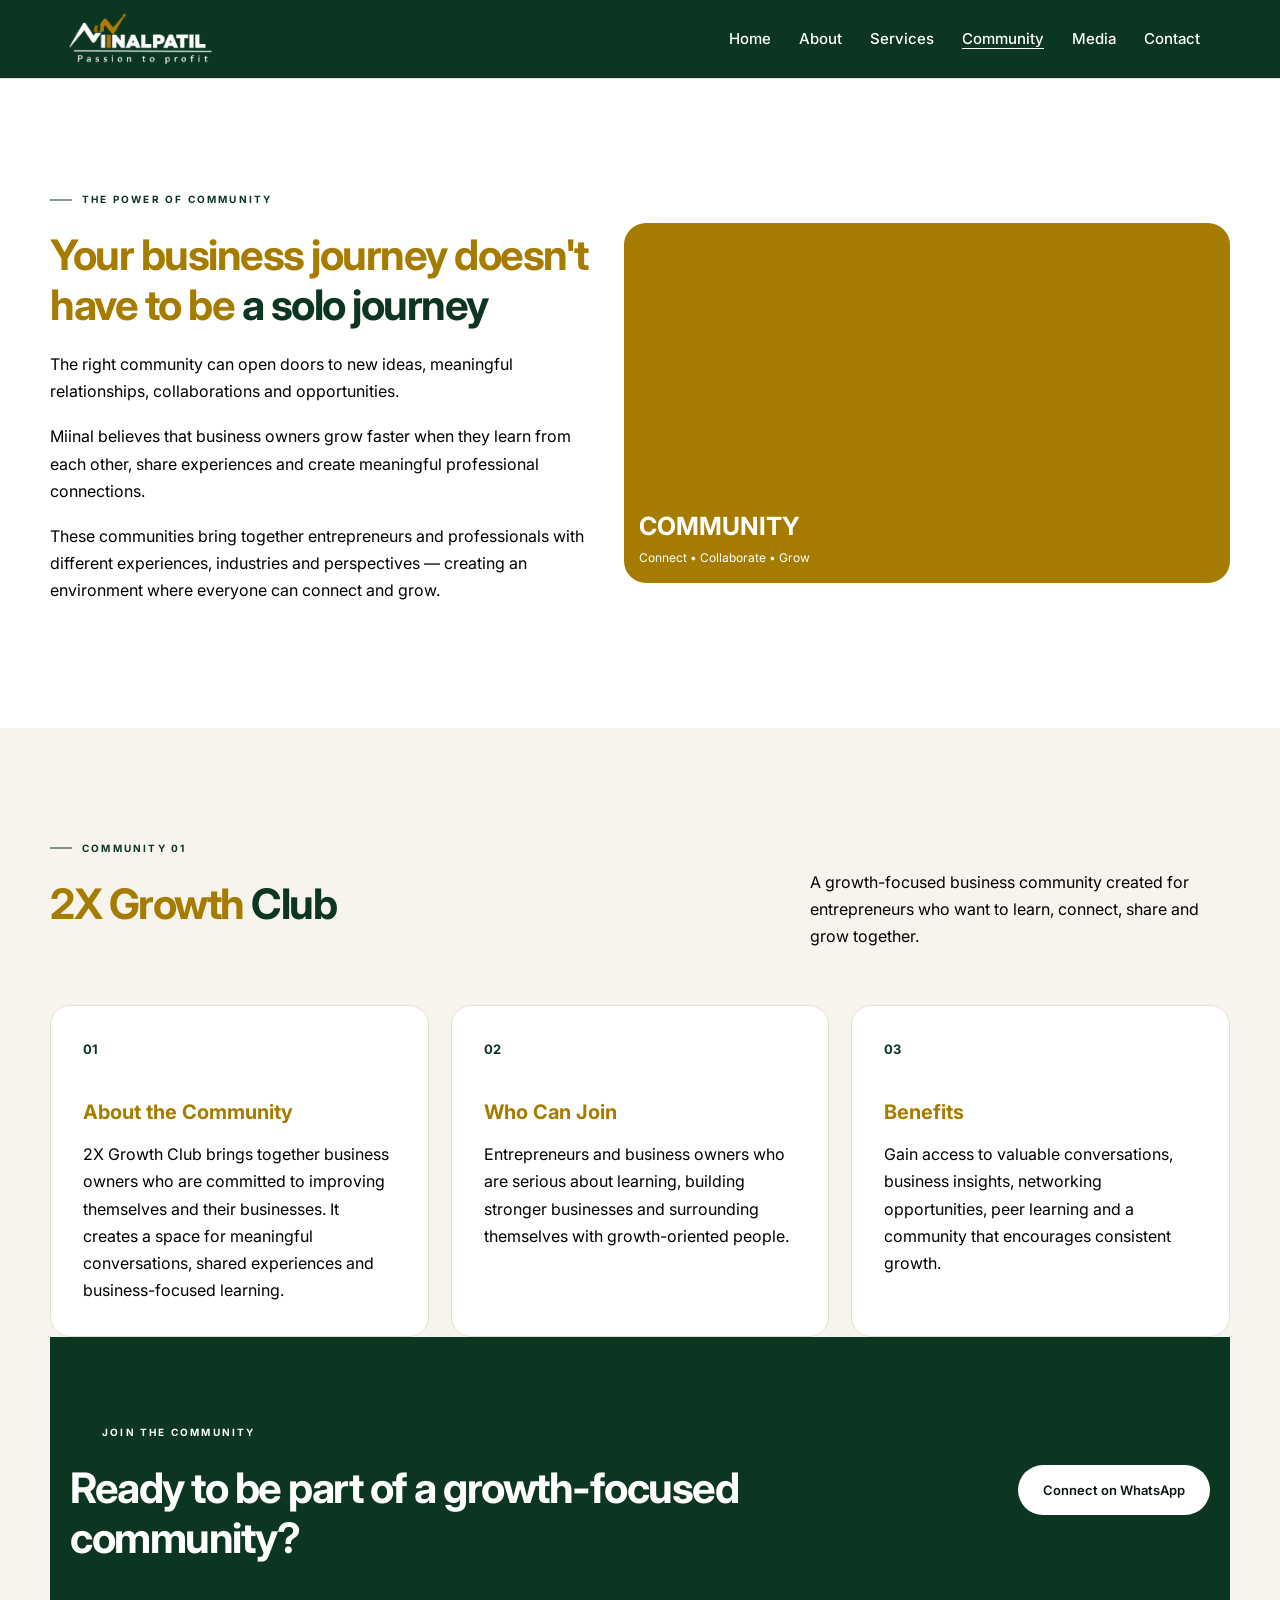
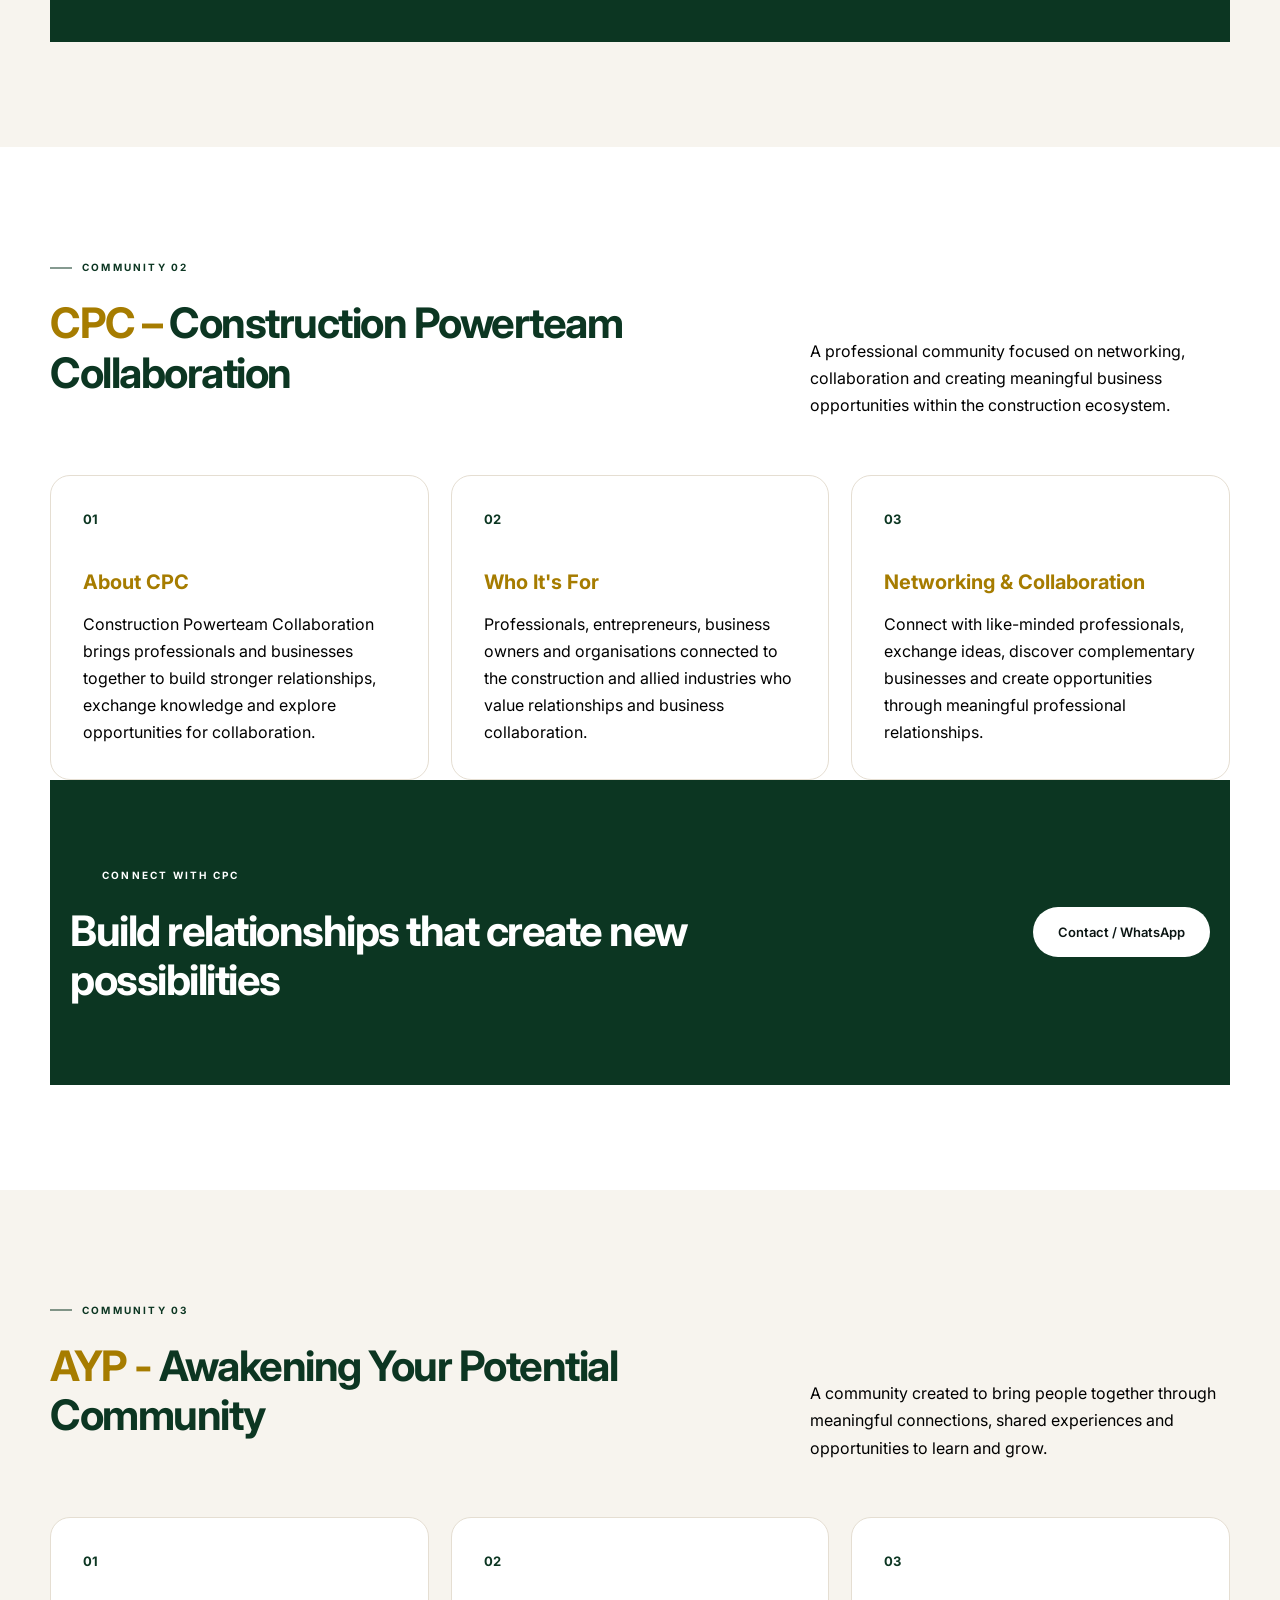
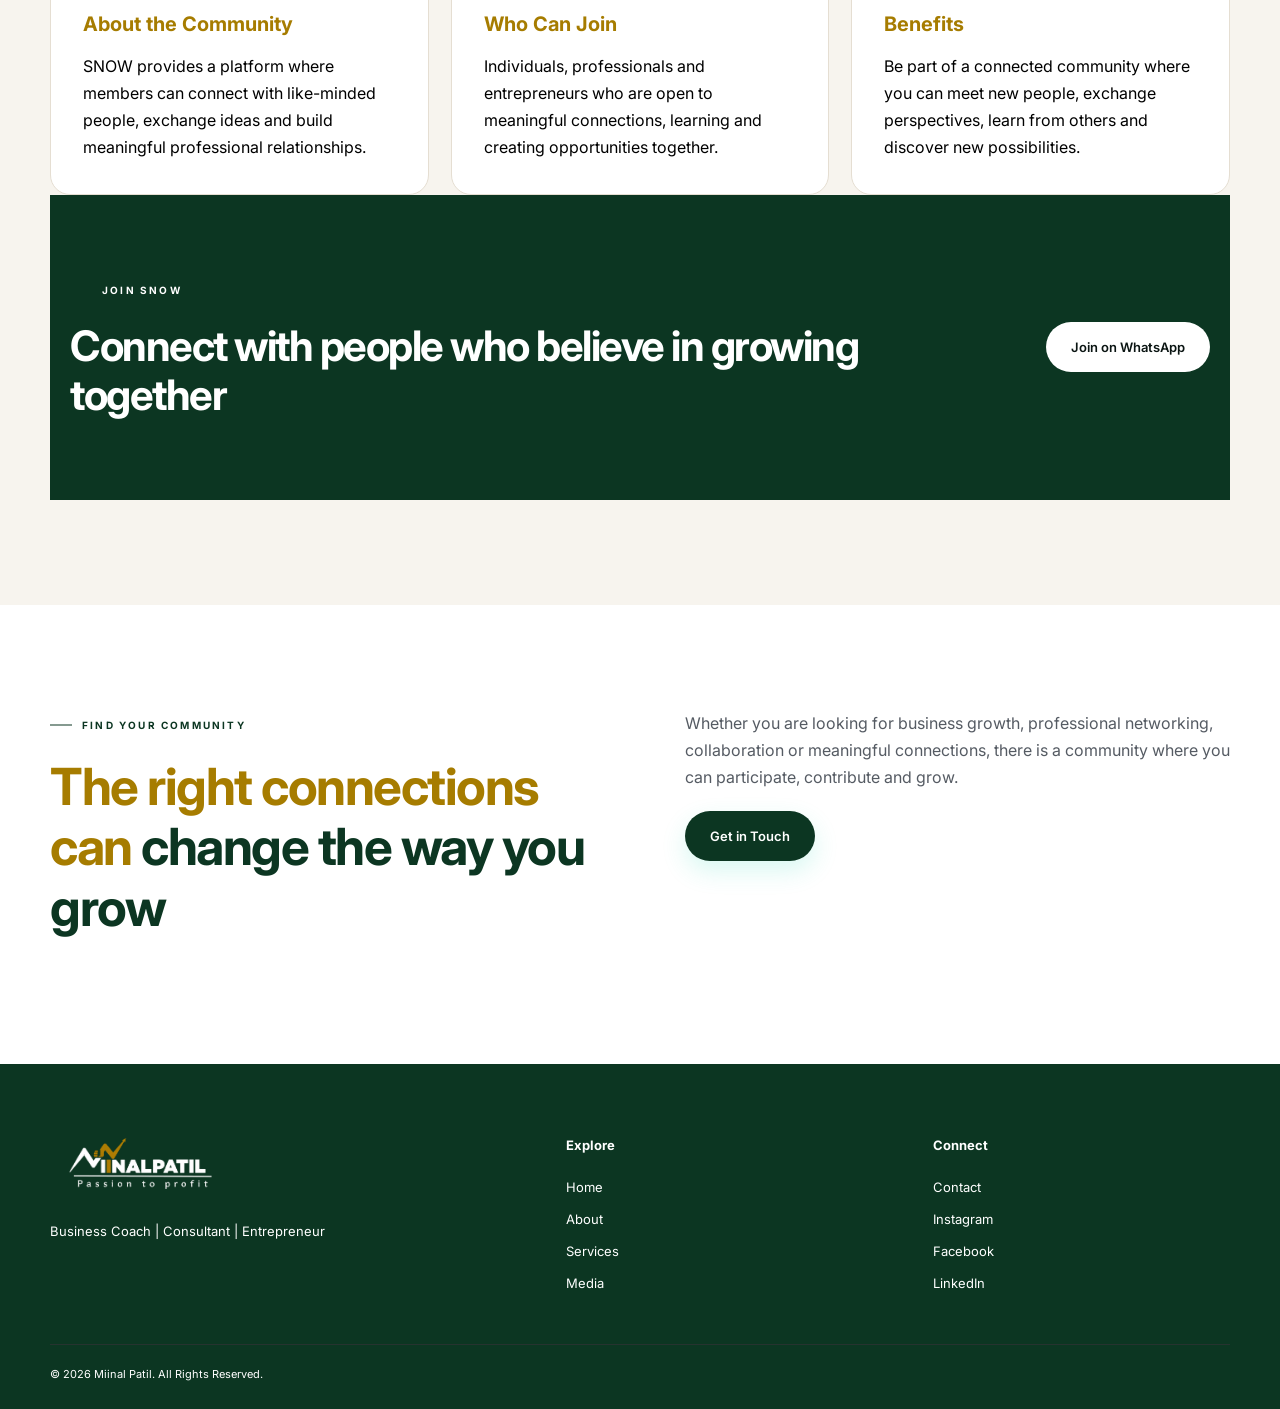
<file: community.html>
<!DOCTYPE html>
<html lang="en">
<head>
  <meta charset="UTF-8">
  <meta name="viewport" content="width=device-width, initial-scale=1.0">

  <title>Community | Miinal Patil</title>

  <meta
    name="description"
    content="Explore the business communities and networking platforms associated with Miinal Patil, designed for connection, collaboration, learning and business growth."
  >

  <link rel="preconnect" href="https://fonts.googleapis.com">
  <link rel="preconnect" href="https://fonts.gstatic.com" crossorigin>
  <link
    href="https://fonts.googleapis.com/css2?family=Poppins:wght@300;400;500;600;700&display=swap"
    rel="stylesheet"
  >

  <link rel="stylesheet" href="style.css">
</head>

<body>

<!-- =========================
     HEADER
========================= -->

<header class="site-header">
  <div class="container nav-container">

    <a href="index.html" class="logo" aria-label="Miinal Patil Home">
        <img src="./images/logo.png" alt="Miinal Patil Logo">
    </a>

    <nav class="main-nav" id="mainNav">
      <a href="index.html">Home</a>
      <a href="about.html">About</a>
      <a href="programs.html">Services</a>
      <a href="community.html" class="active">Community</a>
      <a href="media.html">Media</a>
      <a href="index.html#contact">Contact</a>
    </nav>

    <div class="nav-actions">
      <button
        class="menu-toggle"
        id="menuToggle"
        aria-label="Open navigation"
        aria-expanded="false"
      >
        <span></span>
        <span></span>
        <span></span>
      </button>
    </div>

  </div>
</header>


<main>


<!-- =========================
     INTRODUCTION
========================= -->

<section class="section">

  <div class="container split-section">

    <div class="section-content">

      <span class="eyebrow">THE POWER OF COMMUNITY</span>

      <h2>
        Your business journey doesn't have to be
        <span class="accent-text">a solo journey</span>
      </h2>

      <p>
        The right community can open doors to new ideas, meaningful
        relationships, collaborations and opportunities.
      </p>

      <p>
        Miinal believes that business owners grow faster when they
        learn from each other, share experiences and create meaningful
        professional connections.
      </p>

      <p>
        These communities bring together entrepreneurs and professionals
        with different experiences, industries and perspectives —
        creating an environment where everyone can connect and grow.
      </p>

    </div>

    <div class="section-image about-placeholder">

      <div>
        <span>COMMUNITY</span>
        <small>Connect • Collaborate • Grow</small>
      </div>

    </div>

  </div>

</section>


<!-- =========================
     2X GROWTH CLUB
========================= -->

<section class="section soft-section">

  <div class="container">

    <div class="section-heading">

      <div>
        <span class="eyebrow">COMMUNITY 01</span>

        <h2>
          2X Growth
          <span class="accent-text">Club</span>
        </h2>
      </div>

      <p>
        A growth-focused business community created for entrepreneurs
        who want to learn, connect, share and grow together.
      </p>

    </div>


    <div class="card-grid three-grid">

      <div class="feature-card">

        <div class="card-icon">01</div>

        <h3>About the Community</h3>

        <p>
          2X Growth Club brings together business owners who are
          committed to improving themselves and their businesses.
          It creates a space for meaningful conversations, shared
          experiences and business-focused learning.
        </p>

      </div>


      <div class="feature-card">

        <div class="card-icon">02</div>

        <h3>Who Can Join</h3>

        <p>
          Entrepreneurs and business owners who are serious about
          learning, building stronger businesses and surrounding
          themselves with growth-oriented people.
        </p>

      </div>


      <div class="feature-card">

        <div class="card-icon">03</div>

        <h3>Benefits</h3>

        <p>
          Gain access to valuable conversations, business insights,
          networking opportunities, peer learning and a community
          that encourages consistent growth.
        </p>

      </div>

    </div>


    <div class="community-cta">

      <div class="cta-box">

        <div>

          <span class="eyebrow">JOIN THE COMMUNITY</span>

          <h2>
            Ready to be part of a growth-focused community?
          </h2>

        </div>

        <a href="#" class="btn btn-light">
          Connect on WhatsApp
        </a>

      </div>

    </div>

  </div>

</section>


<!-- =========================
     CPC
========================= -->

<section class="section">

  <div class="container">

    <div class="section-heading">

      <div>
        <span class="eyebrow">COMMUNITY 02</span>

        <h2>
          CPC –
          <span class="accent-text">
            Construction Powerteam Collaboration
          </span>
        </h2>
      </div>

      <p>
        A professional community focused on networking, collaboration
        and creating meaningful business opportunities within the
        construction ecosystem.
      </p>

    </div>


    <div class="card-grid three-grid">

      <div class="feature-card">

        <div class="card-icon">01</div>

        <h3>About CPC</h3>

        <p>
          Construction Powerteam Collaboration brings professionals
          and businesses together to build stronger relationships,
          exchange knowledge and explore opportunities for collaboration.
        </p>

      </div>


      <div class="feature-card">

        <div class="card-icon">02</div>

        <h3>Who It's For</h3>

        <p>
          Professionals, entrepreneurs, business owners and
          organisations connected to the construction and allied
          industries who value relationships and business collaboration.
        </p>

      </div>


      <div class="feature-card">

        <div class="card-icon">03</div>

        <h3>Networking & Collaboration</h3>

        <p>
          Connect with like-minded professionals, exchange ideas,
          discover complementary businesses and create opportunities
          through meaningful professional relationships.
        </p>

      </div>

    </div>


    <div class="community-cta">

      <div class="cta-box">

        <div>

          <span class="eyebrow">CONNECT WITH CPC</span>

          <h2>
            Build relationships that create new possibilities
          </h2>

        </div>

        <a href="#" class="btn btn-light">
          Contact / WhatsApp
        </a>

      </div>

    </div>

  </div>

</section>


<!-- =========================
     AYP
========================= -->

<section class="section soft-section">

  <div class="container">

    <div class="section-heading">

      <div>
        <span class="eyebrow">COMMUNITY 03</span>

        <h2>
          AYP - 
          <span class="accent-text">Awakening Your Potential Community</span>
        </h2>
      </div>

      <p>
        A community created to bring people together through meaningful
        connections, shared experiences and opportunities to learn and grow.
      </p>

    </div>


    <div class="card-grid three-grid">

      <div class="feature-card">

        <div class="card-icon">01</div>

        <h3>About the Community</h3>

        <p>
          SNOW provides a platform where members can connect with
          like-minded people, exchange ideas and build meaningful
          professional relationships.
        </p>

      </div>


      <div class="feature-card">

        <div class="card-icon">02</div>

        <h3>Who Can Join</h3>

        <p>
          Individuals, professionals and entrepreneurs who are open
          to meaningful connections, learning and creating opportunities
          together.
        </p>

      </div>


      <div class="feature-card">

        <div class="card-icon">03</div>

        <h3>Benefits</h3>

        <p>
          Be part of a connected community where you can meet new people,
          exchange perspectives, learn from others and discover new
          possibilities.
        </p>

      </div>

    </div>


    <div class="community-cta">

      <div class="cta-box">

        <div>

          <span class="eyebrow">JOIN SNOW</span>

          <h2>
            Connect with people who believe in
            <span>growing together</span>
          </h2>

        </div>

        <a href="#" class="btn btn-light">
          Join on WhatsApp
        </a>

      </div>

    </div>

  </div>

</section>



<!-- =========================
     FINAL CTA
========================= -->

<section class="section dark-section">

  <div class="container philosophy-grid">

    <div>

      <span class="eyebrow">FIND YOUR COMMUNITY</span>

      <h2>
        The right connections can
        <span>change the way you grow</span>
      </h2>

    </div>

    <div>

      <p>
        Whether you are looking for business growth, professional
        networking, collaboration or meaningful connections, there
        is a community where you can participate, contribute and grow.
      </p>

      <a href="index.html#contact" class="btn btn-primary">
        Get in Touch
      </a>

    </div>

  </div>

</section>

</main>


<!-- =========================
     FOOTER
========================= -->

<footer class="site-footer">

  <div class="container footer-grid">

    <div class="footer-brand">

     <a href="index.html" class="logo" aria-label="Miinal Patil Home">
        <img src="./images/logo.png" alt="Miinal Patil Logo">
    </a>

      <p>
        Business Coach | Consultant | Entrepreneur
      </p>

    </div>


    <div class="footer-links">

      <h4>Explore</h4>

      <a href="index.html">Home</a>
      <a href="about.html">About</a>
      <a href="programs.html">Services</a>
      <a href="media.html">Media</a>

    </div>


    <div class="footer-links">

      <h4>Connect</h4>

      <a href="index.html#contact">Contact</a>
      <a href="https://www.instagram.com/coachmiinalpatil/">
          Instagram
        </a>

        <a href="https://www.facebook.com/profile.php?id=100003142237120">
          Facebook
        </a>

        <a href="https://www.linkedin.com/in/miinal-a-patil-558515179/">
          LinkedIn
        </a>

    </div>

  </div>


  <div class="container footer-bottom">

    <p>
      © 2026 Miinal Patil. All Rights Reserved.
    </p>

  </div>

</footer>


<!-- =========================
     BACK TO TOP
========================= -->

<button
  id="backToTop"
  class="back-to-top"
  aria-label="Back to top"
>
  ↑
</button>


<script src="script.js"></script>

</body>
</html>
</file>
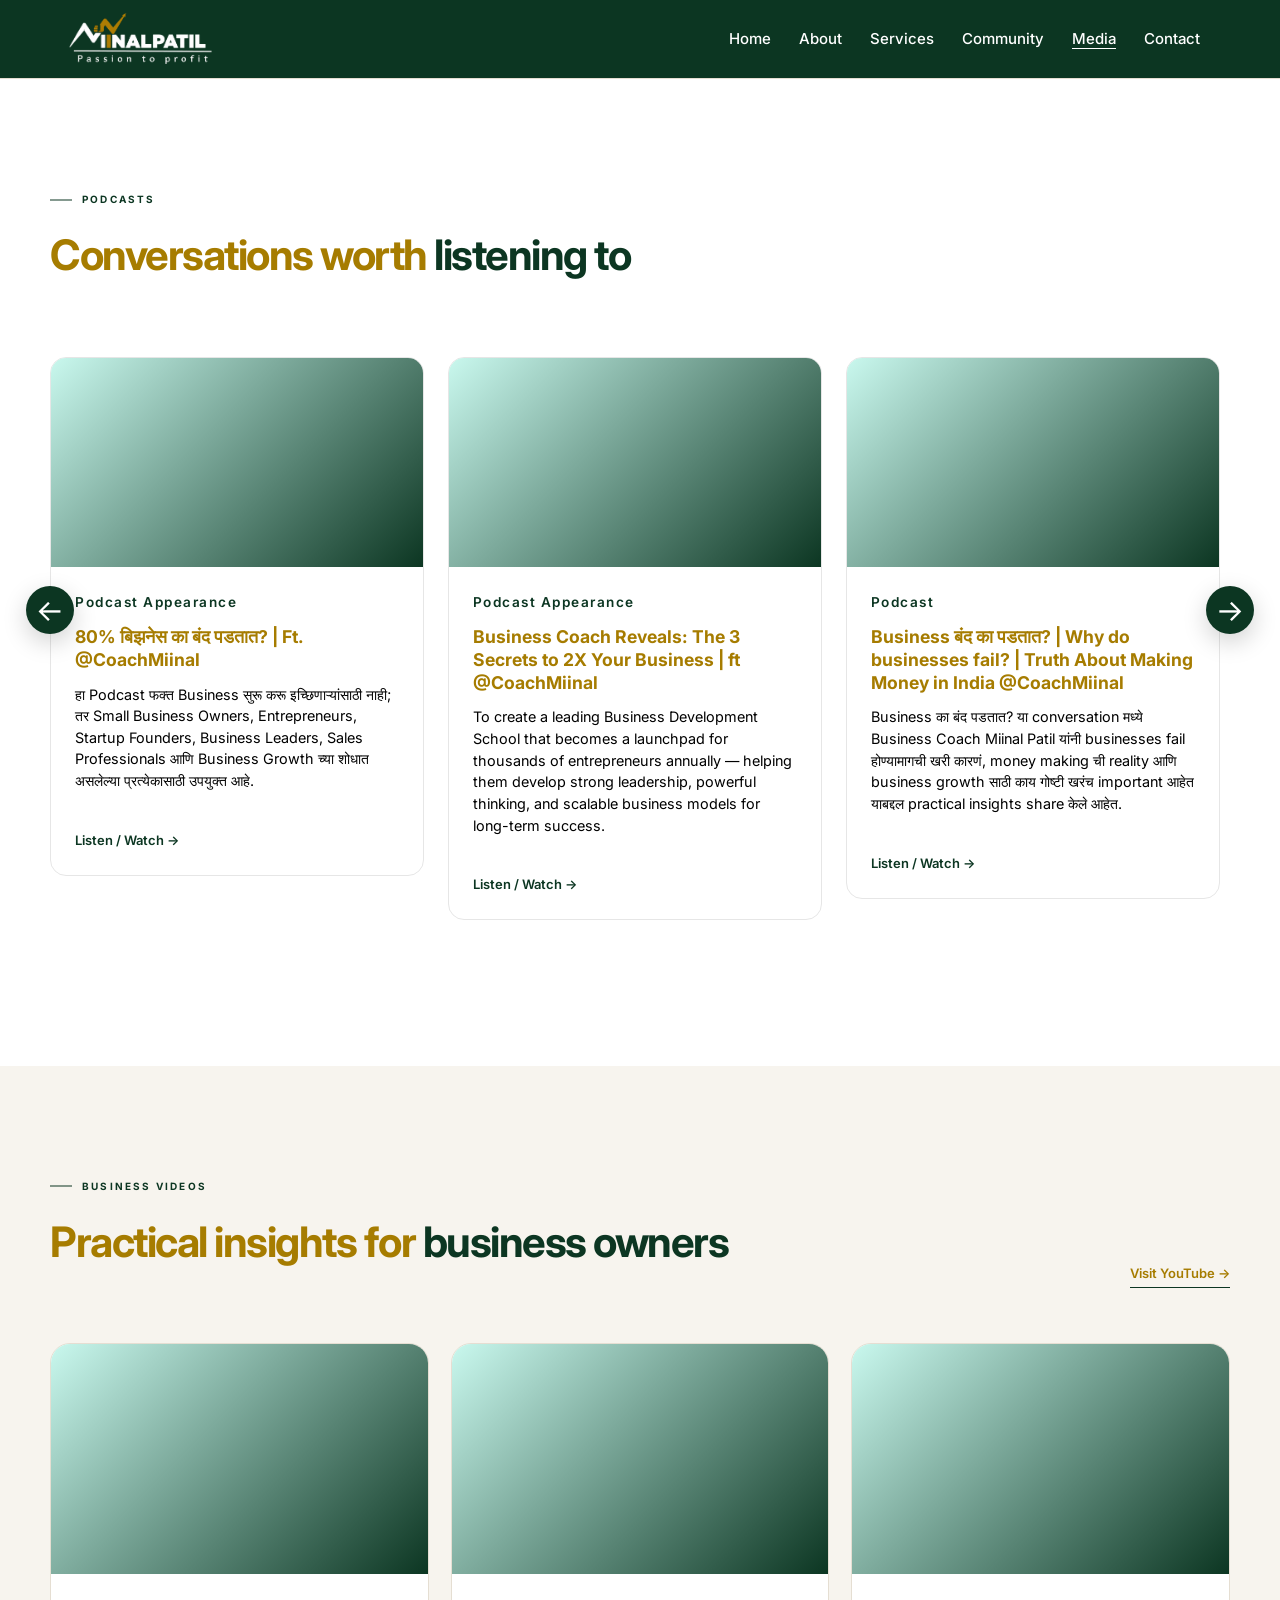
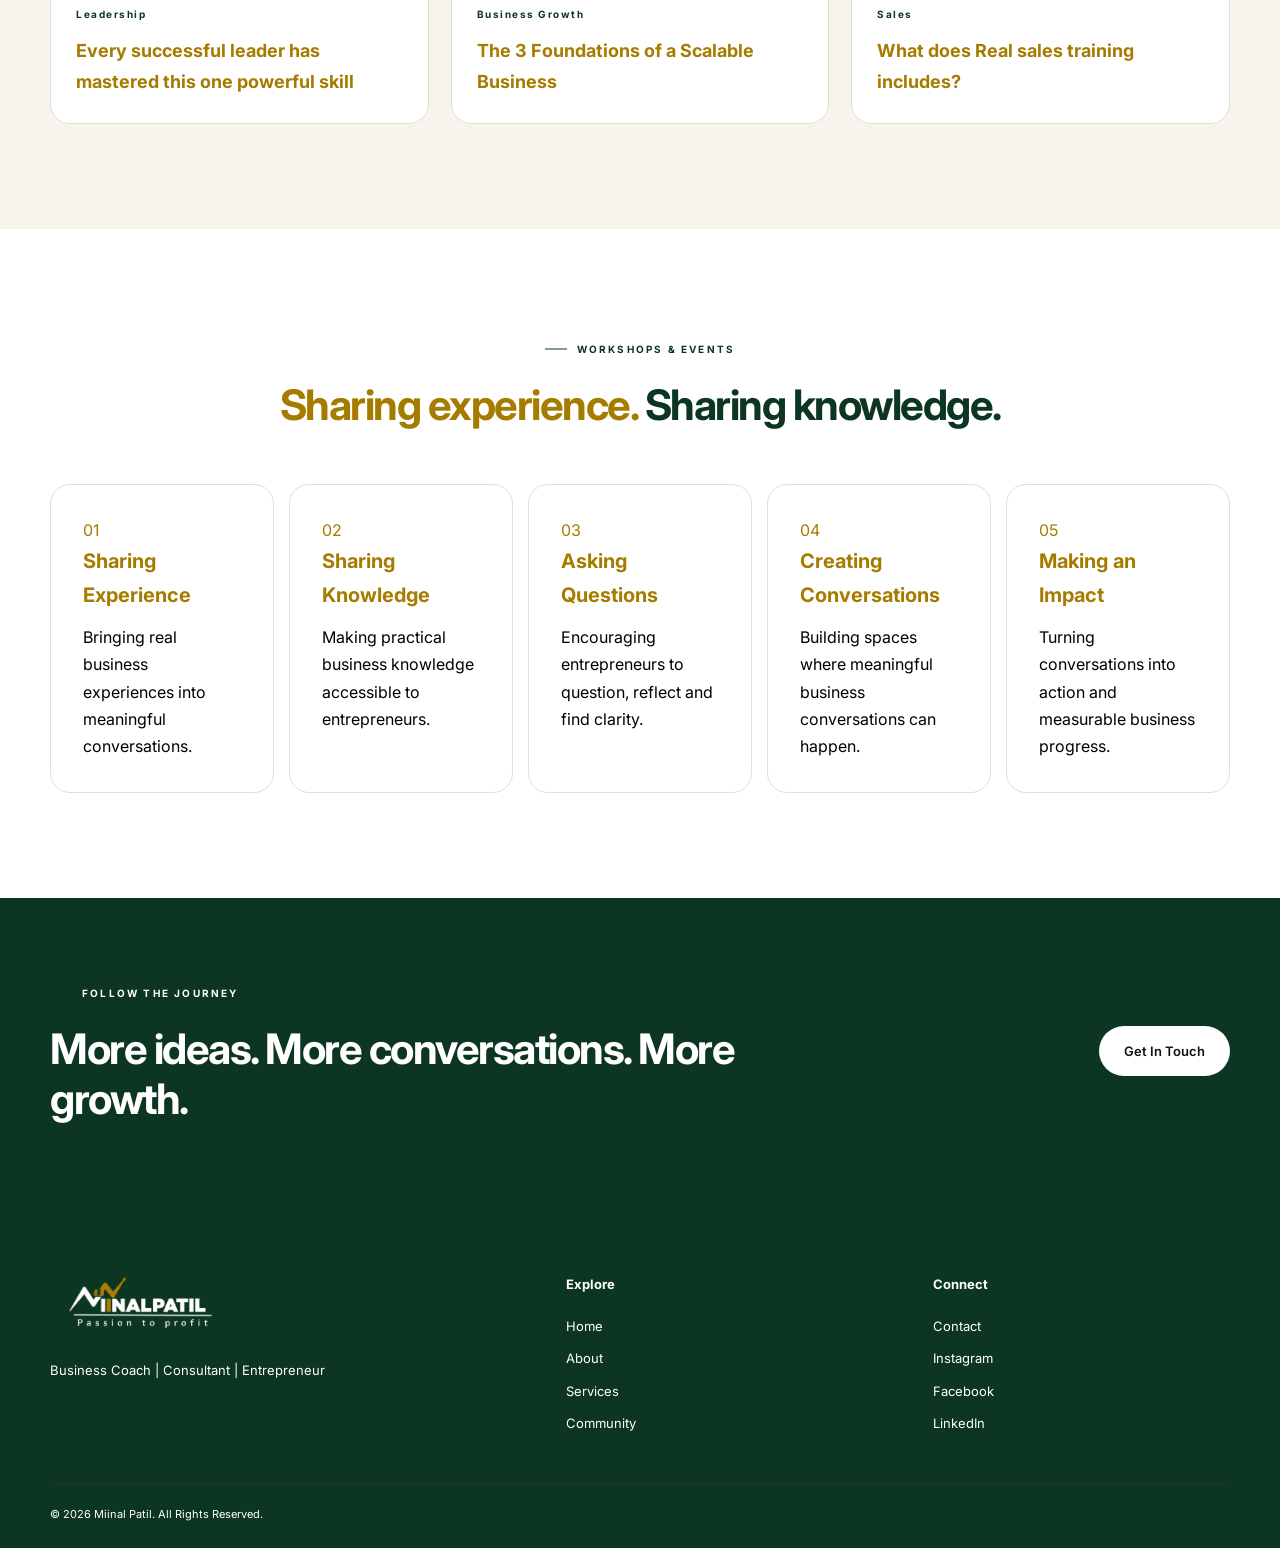
<file: media.html>
<!DOCTYPE html>
<html lang="en">
<head>

  <meta charset="UTF-8">
  <meta name="viewport" content="width=device-width, initial-scale=1.0">

  <title>Media | Miinal Patil</title>

  <link rel="preconnect" href="https://fonts.googleapis.com">
  <link rel="preconnect" href="https://fonts.gstatic.com" crossorigin>

  <link
    href="https://fonts.googleapis.com/css2?family=Poppins:wght@300;400;500;600;700&display=swap"
    rel="stylesheet"
  >

  <link rel="stylesheet" href="style.css">

</head>

<body>

<!-- =========================
     HEADER
========================= -->

<header class="site-header">

  <div class="container nav-container">

    <a href="index.html" class="logo" aria-label="Miinal Patil Home">
        <img src="./images/logo.png" alt="Miinal Patil Logo">
    </a>

    <nav class="main-nav" id="mainNav">

      <a href="index.html">Home</a>
      <a href="about.html">About</a>
      <a href="programs.html">Services</a>
      <a href="community.html">Community</a>
      <a href="media.html" class="active">Media</a>
      <a href="index.html#contact">Contact</a>

    </nav>

    <div class="nav-actions">

      <button
        class="menu-toggle"
        id="menuToggle"
        aria-label="Open navigation"
        aria-expanded="false"
      >
        <span></span>
        <span></span>
        <span></span>
      </button>

    </div>

  </div>

</header>


<main>


  <!-- =========================
       PODCAST
  ========================= -->

  <section class="section">

    <div class="container">

      <div class="section-heading">

        <div>

          <span class="eyebrow">PODCASTS</span>

          <h2>
            Conversations worth
            <span class="accent-text">listening to</span>
          </h2>

        </div>

      </div>

      <div class="media-slider">

  <button class="media-arrow media-arrow-left" type="button" aria-label="Previous podcasts">
    ←
  </button>
      <div class="media-grid podcast-slider" id="podcastSlider">

        <article class="media-card">

          <div class="media-placeholder podcast">
             <iframe
                src="https://www.youtube.com/embed/czzOPNi4W-U"
                title="80% बिझनेस का बंद पडतात? | Ft. Coach Miinal"
                frameborder="0"
                allow="accelerometer; autoplay; clipboard-write; encrypted-media; gyroscope; picture-in-picture; web-share"
                referrerpolicy="strict-origin-when-cross-origin"
                allowfullscreen
              ></iframe>
          </div>

          <div class="media-content">

            <span>Podcast Appearance</span>

            <h3>80% बिझनेस का बंद पडतात? | Ft. ‪@CoachMiinal‬</h3>

            <p>
              हा Podcast फक्त Business सुरू करू इच्छिणाऱ्यांसाठी नाही; तर Small Business Owners, Entrepreneurs, Startup Founders, Business Leaders, Sales Professionals आणि Business Growth च्या शोधात असलेल्या प्रत्येकासाठी उपयुक्त आहे.
            </p>

            <a href="https://www.youtube.com/watch?v=czzOPNi4W-U" class="card-link">
              Listen / Watch →
            </a>

          </div>

        </article>


        <article class="media-card">

          <div class="media-placeholder podcast">
            <iframe
              src="https://www.youtube.com/embed/xQnKbSfpda0"
              title="YouTube video"
              frameborder="0"
              allow="accelerometer; autoplay; clipboard-write; encrypted-media; gyroscope; picture-in-picture; web-share"
              referrerpolicy="strict-origin-when-cross-origin"
              allowfullscreen
            ></iframe>
          </div>

          <div class="media-content">

            <span>Podcast Appearance</span>

            <h3>Business Coach Reveals: The 3 Secrets to 2X Your Business | ft ‪@CoachMiinal‬</h3>

            <p>
              To create a leading Business Development School that becomes a launchpad for thousands of entrepreneurs annually — helping them develop strong leadership, powerful thinking, and scalable business models for long-term success.
            </p>

            <a href="https://youtu.be/xQnKbSfpda0?si=mC7zD4CKjuWj4Ebz" class="card-link">
              Listen / Watch →
            </a>

          </div>

        </article>


        <article class="media-card">

          <div class="media-placeholder podcast">
            <iframe
              src="https://www.youtube.com/embed/T0FgZJIEnH8?start=2724"
              title="Business बंद का पडतात? | Why do businesses fail? | Truth About Making Money in India @CoachMiinal"
              frameborder="0"
              allow="accelerometer; autoplay; clipboard-write; encrypted-media; gyroscope; picture-in-picture; web-share"
              referrerpolicy="strict-origin-when-cross-origin"
              allowfullscreen>
            </iframe>
          </div>

          <div class="media-content">

            <span>Podcast</span>

            <h3>Business बंद का पडतात? | Why do businesses fail? | Truth About Making Money in India @CoachMiinal</h3>

            <p>
              Business का बंद पडतात? या conversation मध्ये Business Coach Miinal Patil यांनी businesses fail होण्यामागची खरी कारणं, money making ची reality आणि business growth साठी काय गोष्टी खरंच important आहेत याबद्दल practical insights share केले आहेत.

            </p>

            <a href="https://www.youtube.com/watch?v=T0FgZJIEnH8&t=2724s" class="card-link">
              Listen / Watch →
            </a>

          </div>

        </article>

        <article class="media-card">

          <div class="media-placeholder podcast">
            <iframe
            src="https://www.youtube.com/embed/p3SfHZmQMdo?start=1053"
            title="Profit नहीं हो रहा? Business Coach ने बताए असली कारण और Solution! @CoachMiinal"
            frameborder="0"
            allow="accelerometer; autoplay; clipboard-write; encrypted-media; gyroscope; picture-in-picture; web-share"
            referrerpolicy="strict-origin-when-cross-origin"
            allowfullscreen>
          </iframe>
          </div>

          <div class="media-content">

            <span>Podcast</span>

            <h3>Profit नहीं हो रहा? Business Coach ने बताए असली कारण और Solution! ‪@CoachMiinal‬</h3>

            <p>
              क्या आप अपना Business Grow करना चाहते हैं, Sales बढ़ाना चाहते हैं और एक Profitable Business बनाना चाहते हैं? 🔥इस power-packed podcast में हमने एक experienced Business Coach से बात की है और discuss किए हैं Business Growth, Sales, Marketing, Leadership, Team Management, Profit और Entrepreneurial Mindset से जुड़े सबसे important सवाल।
            </p>

            <a href="#" class="card-link">
              Listen / Watch →
            </a>

          </div>

        </article>

      </div>
      <button class="media-arrow media-arrow-right" type="button" aria-label="Next podcasts">
    →
  </button>

</div>
    </div>

  </section>


  <!-- =========================
       BUSINESS VIDEOS
  ========================= -->

  <section class="section soft-section">

    <div class="container">

      <div class="section-heading">

        <div>

          <span class="eyebrow">BUSINESS VIDEOS</span>

          <h2>
            Practical insights for
            <span class="accent-text">business owners</span>
          </h2>

        </div>

        <a href="https://www.youtube.com/@coachmiinal" class="text-link">
          Visit YouTube →
        </a>

      </div>


      <div class="video-grid">

        <article class="video-card">

          <div class="video-thumbnail">
             <iframe
  src="https://www.youtube.com/embed/Rw9c7AfdApw"
  title="Coach Miinal Patil - YouTube Shorts"
  frameborder="0"
  allow="accelerometer; autoplay; clipboard-write; encrypted-media; gyroscope; picture-in-picture; web-share"
  referrerpolicy="strict-origin-when-cross-origin"
  allowfullscreen>
</iframe>
          </div>

          <div class="video-info">

            <span>Leadership</span>

            <h3>
             Every successful leader has mastered this one powerful skill
            </h3>

          </div>

        </article>


        <article class="video-card">

          <div class="video-thumbnail">
            <iframe
  src="https://www.youtube.com/embed/R3UW9OmHppY"
  title="Coach Miinal Patil - YouTube Shorts"
  frameborder="0"
  allow="accelerometer; autoplay; clipboard-write; encrypted-media; gyroscope; picture-in-picture; web-share"
  referrerpolicy="strict-origin-when-cross-origin"
  allowfullscreen>
</iframe>
          </div>

          <div class="video-info">

            <span>Business Growth</span>

            <h3>
              The 3 Foundations of a Scalable Business
            </h3>

          </div>

        </article>


        <article class="video-card">

          <div class="video-thumbnail">
            <iframe
            src="https://www.youtube.com/embed/zr8OCblfd5g"
            title="Coach Miinal Patil - YouTube Shorts"
            frameborder="0"
            allow="accelerometer; autoplay; clipboard-write; encrypted-media; gyroscope; picture-in-picture; web-share"
            referrerpolicy="strict-origin-when-cross-origin"
            allowfullscreen>
          </iframe>
          </div>

          <div class="video-info">

            <span>Sales</span>

            <h3>
              What does Real sales training includes?
            </h3>

          </div>

        </article>

      </div>

    </div>

  </section>


  <!-- =========================
       WORKSHOPS & EVENTS
  ========================= -->

  <section class="section">

    <div class="container">

      <div class="section-heading center-heading">

        <span class="eyebrow">WORKSHOPS & EVENTS</span>

        <h2>
          Sharing experience.
          <span class="accent-text">Sharing knowledge.</span>
        </h2>

      </div>


      <div class="event-grid">

        <div class="event-card">

          <span>01</span>

          <h3>Sharing Experience</h3>

          <p>
            Bringing real business experiences into meaningful
            conversations.
          </p>

        </div>


        <div class="event-card">

          <span>02</span>

          <h3>Sharing Knowledge</h3>

          <p>
            Making practical business knowledge accessible
            to entrepreneurs.
          </p>

        </div>


        <div class="event-card">

          <span>03</span>

          <h3>Asking Questions</h3>

          <p>
            Encouraging entrepreneurs to question, reflect
            and find clarity.
          </p>

        </div>


        <div class="event-card">

          <span>04</span>

          <h3>Creating Conversations</h3>

          <p>
            Building spaces where meaningful business
            conversations can happen.
          </p>

        </div>


        <div class="event-card">

          <span>05</span>

          <h3>Making an Impact</h3>

          <p>
            Turning conversations into action and measurable
            business progress.
          </p>

        </div>

      </div>

    </div>

  </section>


  <!-- =========================
       CTA
  ========================= -->

  <section class="section community-cta">

    <div class="container cta-box">

      <div>

        <span class="eyebrow">FOLLOW THE JOURNEY</span>

        <h2>
          More ideas.
          More conversations.
          More growth.
        </h2>

      </div>

      <a href="index.html#contact" class="btn btn-light">
        Get In Touch
      </a>

    </div>

  </section>

</main>


<!-- =========================
     FOOTER
========================= -->

<footer class="site-footer">

  <div class="container footer-grid">

    <div class="footer-brand">

      <a href="index.html" class="logo" aria-label="Miinal Patil Home">
        <img src="./images/logo.png" alt="Miinal Patil Logo">
    </a>
      <p>
        Business Coach | Consultant | Entrepreneur
      </p>

    </div>


    <div class="footer-links">

      <h4>Explore</h4>

      <a href="index.html">Home</a>
      <a href="about.html">About</a>
      <a href="programs.html">Services</a>
      <a href="community.html">Community</a>
  

    </div>


    <div class="footer-links">

      <h4>Connect</h4>

      <a href="index.html#contact">Contact</a>
      <a href="https://www.instagram.com/coachmiinalpatil/">
          Instagram
        </a>

        <a href="https://www.facebook.com/profile.php?id=100003142237120">
          Facebook
        </a>

        <a href="https://www.linkedin.com/in/miinal-a-patil-558515179/">
          LinkedIn
        </a>

    </div>

  </div>


  <div class="container footer-bottom">

    <p>
      © 2026 Miinal Patil. All Rights Reserved.
    </p>

  </div>

</footer>


<!-- =========================
     BACK TO TOP
========================= -->

<button
  id="backToTop"
  class="back-to-top"
  aria-label="Back to top"
>
  ↑
</button>


<script src="script.js"></script>

</body>
</html>
</file>
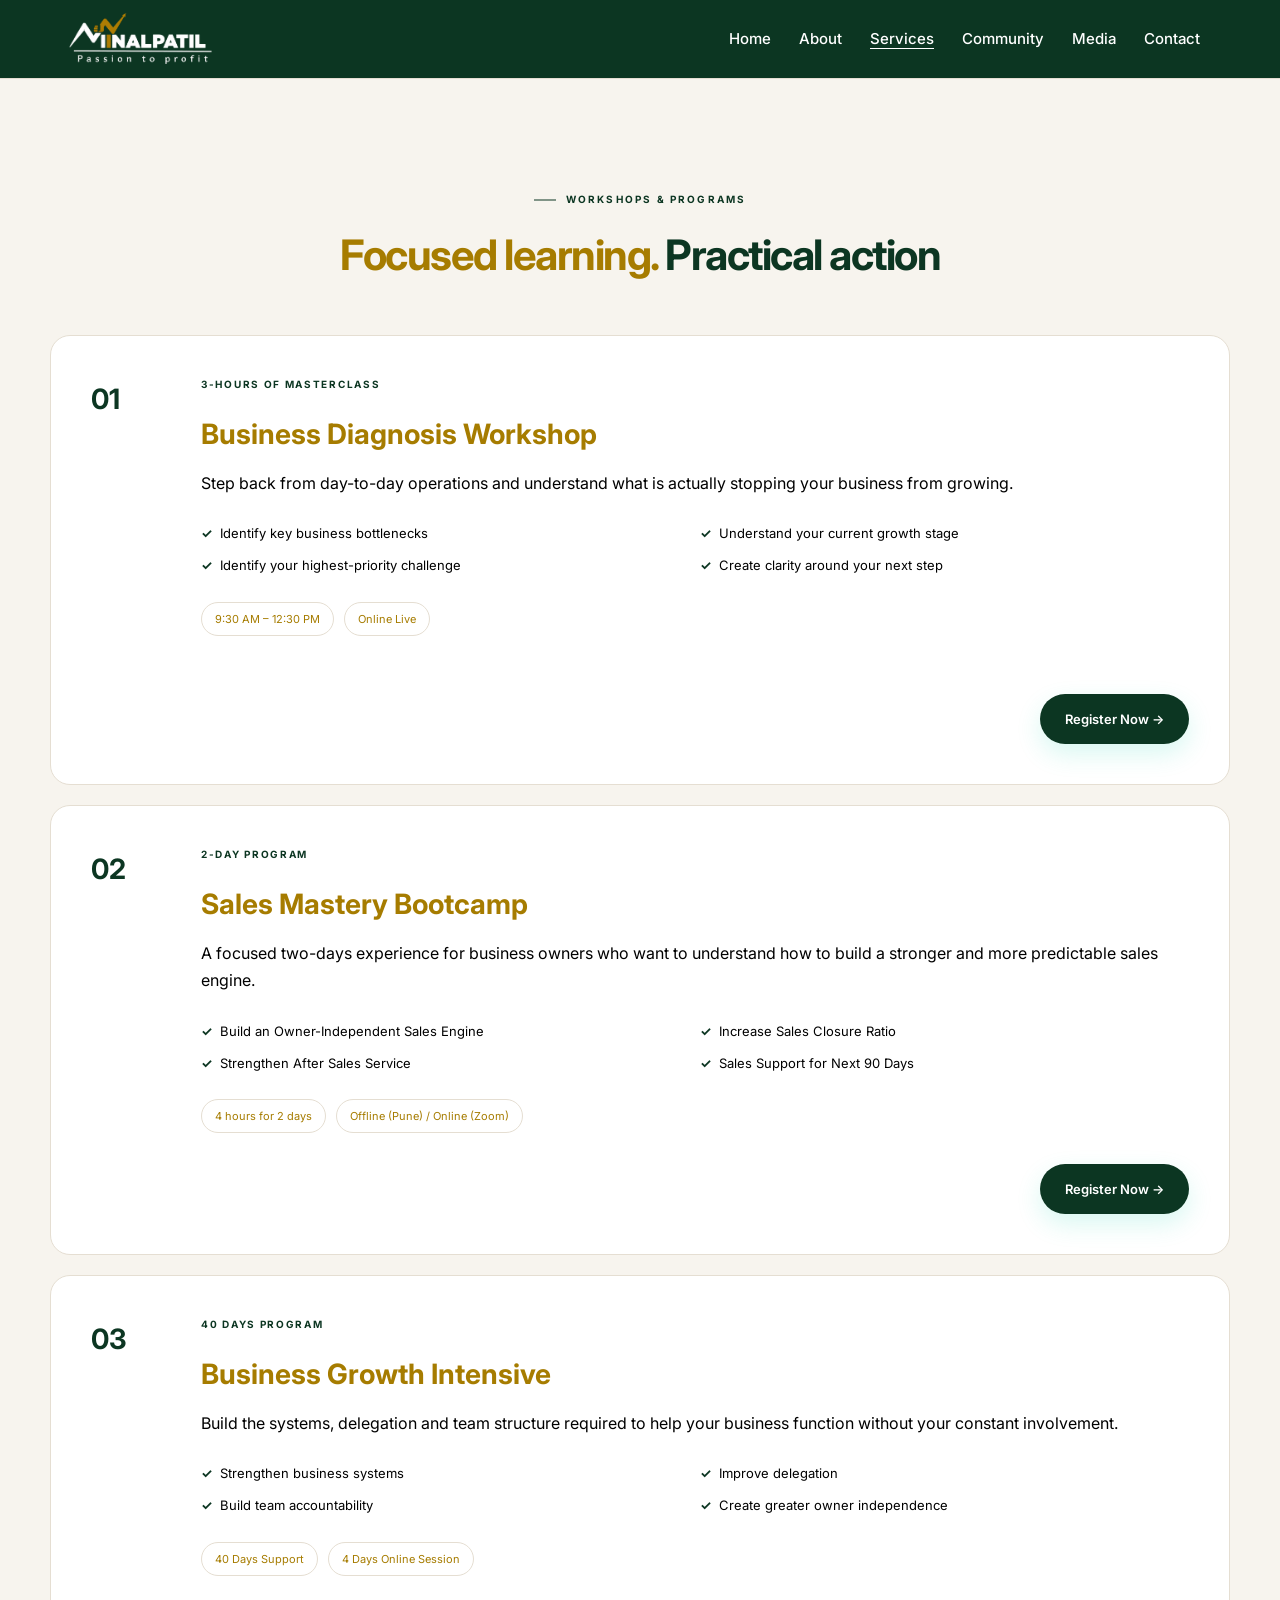
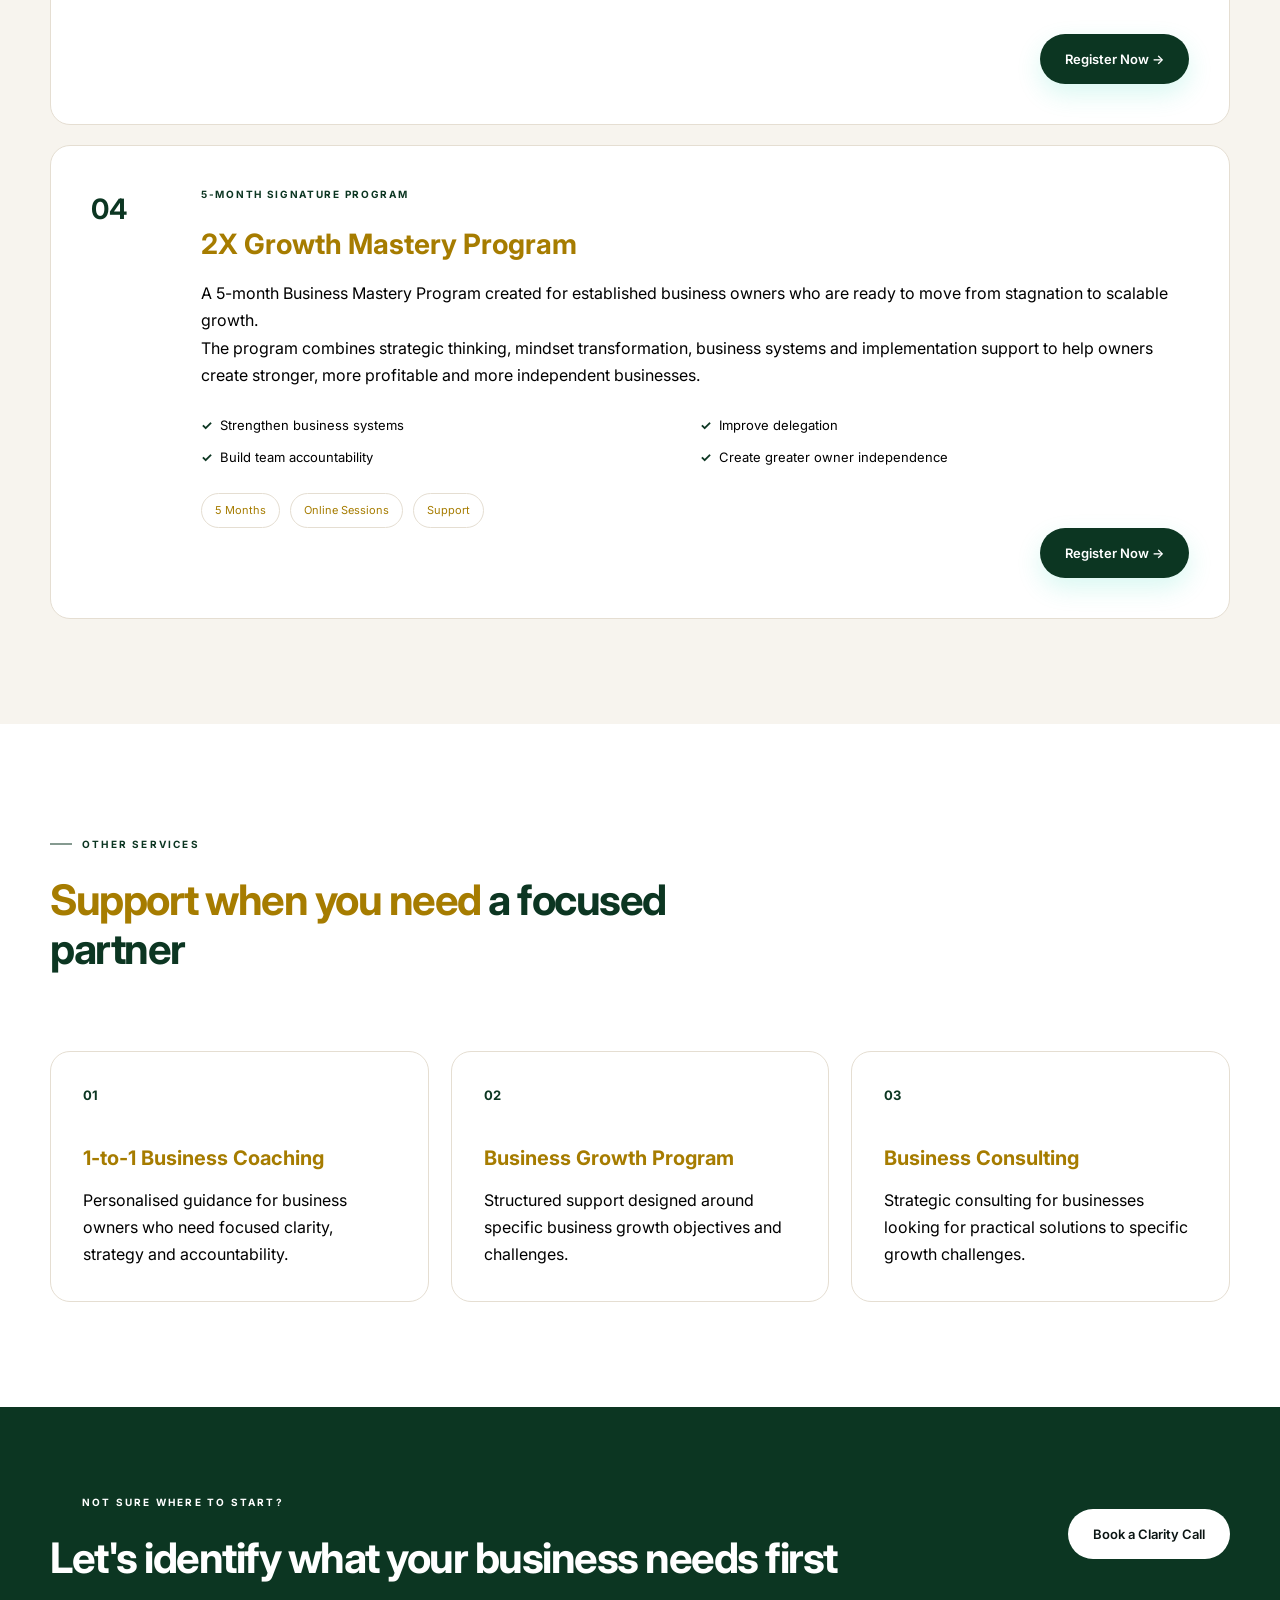
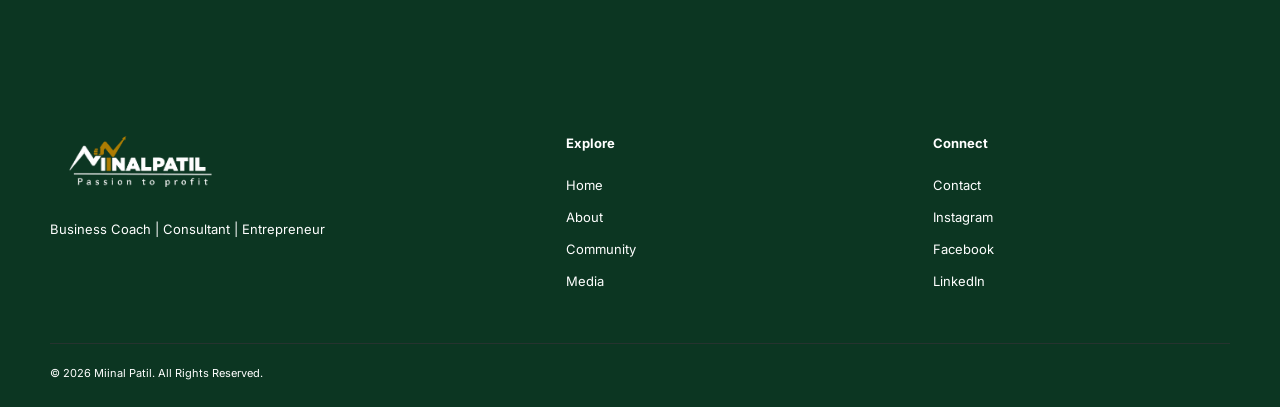
<file: programs.html>
<!DOCTYPE html>
<html lang="en">
<head>

  <meta charset="UTF-8">
  <meta name="viewport" content="width=device-width, initial-scale=1.0">

  <title>Programs & Workshops | Miinal Patil</title>

  <meta
    name="description"
    content="Explore Miinal Patil's business coaching programs, workshops and consulting services."
  >

  <link rel="preconnect" href="https://fonts.googleapis.com">
  <link rel="preconnect" href="https://fonts.gstatic.com" crossorigin>

  <link
    href="https://fonts.googleapis.com/css2?family=Poppins:wght@300;400;500;600;700&display=swap"
    rel="stylesheet"
  >

  <link rel="stylesheet" href="style.css">

</head>

<body>

<header class="site-header">

  <div class="container nav-container">

    <a href="index.html" class="logo" aria-label="Miinal Patil Home">
        <img src="./images/logo.png" alt="Miinal Patil Logo">
    </a>

    <nav class="main-nav" id="mainNav">
      <a href="index.html">Home</a>
      <a href="about.html">About</a>
      <a href="programs.html" class="active">Services</a>
      <a href="community.html">Community</a>
      <a href="media.html">Media</a>
      <a href="index.html#contact">Contact</a>
    </nav>

    <div class="nav-actions">

      <button
        class="menu-toggle"
        id="menuToggle"
        aria-expanded="false"
      >
        <span></span>
        <span></span>
        <span></span>
      </button>

    </div>

  </div>

</header>


<main>

  <!-- WORKSHOPS -->

  <section class="section soft-section">

    <div class="container">

      <div class="section-heading center-heading">

        <span class="eyebrow">WORKSHOPS & PROGRAMS</span>

        <h2>
          Focused learning.
          <span class="accent-text">Practical action</span>
        </h2>

      </div>


      <div class="program-list">


        <article class="program-detail-card" id="diagnosis">

          <div class="program-index">01</div>

          <div>

            <span class="program-tag">3-HOURS OF MASTERCLASS</span>

            <h3>Business Diagnosis Workshop</h3>

            <p>
              Step back from day-to-day operations and understand
              what is actually stopping your business from growing.
            </p>

            <ul class="check-list">

              <li>Identify key business bottlenecks</li>
              <li>Understand your current growth stage</li>
              <li>Identify your highest-priority challenge</li>
              <li>Create clarity around your next step</li>

            </ul>

            <div class="program-meta">

              <span>9:30 AM – 12:30 PM</span>
              <span>Online Live</span>

            </div>
            <a href="index.html#contact" class="btn btn-primary">
            Register Now ->
          </a> 
          </div>
        </article>


        <article class="program-detail-card" id="double-sales">

          <div class="program-index">02</div>

          <div>

            <span class="program-tag">2-DAY PROGRAM</span>

            <h3>Sales Mastery Bootcamp</h3>

            <p>
              A focused two-days experience for business owners
              who want to understand how to build a stronger and
              more predictable sales engine.
            </p>

            <ul class="check-list">

              <li>Build an Owner-Independent Sales Engine</li>
              <li>Increase Sales Closure Ratio</li>
              <li>Strengthen After Sales Service</li>
              <li>Sales Support for Next 90 Days</li>

            </ul>

            <div class="program-meta">
              <span>4 hours for 2 days</span>
              <span>Offline (Pune) / Online (Zoom)</span>
        

            </div>
            <a href="index.html#contact" class="btn btn-primary">
            Register Now ->
          </a>
          </div>

        </article>


        <article class="program-detail-card" id="independence">

          <div class="program-index">03</div>

          <div>

            <span class="program-tag">40 DAYS PROGRAM</span>

            <h3>Business Growth Intensive</h3>

            <p>
              Build the systems, delegation and team structure
              required to help your business function without
              your constant involvement.
            </p>

            <ul class="check-list">

              <li>Strengthen business systems</li>
              <li>Improve delegation</li>
              <li>Build team accountability</li>
              <li>Create greater owner independence</li>

            </ul>

            <div class="program-meta">

              <span>40 Days Support</span>
              <span>4 Days Online Session</span>

            </div>
            <a href="index.html#contact" class="btn btn-primary">
            Register Now ->
          </a>
          </div>

        </article>
        <article class="program-detail-card" id="independence">

          <div class="program-index">04</div>

          <div>

            <span class="program-tag">5-MONTH SIGNATURE PROGRAM</span>

            <h3>2X Growth Mastery Program</h3>

            <p>
              A 5-month Business Mastery Program created for established business owners who are ready to move from stagnation to scalable growth.
            </p>

            <p>
              The program combines strategic thinking, mindset transformation, business systems and implementation support to help owners create stronger, more profitable and more independent businesses.
            </p>

            <ul class="check-list">

              <li>Strengthen business systems</li>
              <li>Improve delegation</li>
              <li>Build team accountability</li>
              <li>Create greater owner independence</li>

            </ul>

            <div class="program-meta">

              <span>5 Months</span>
              <span>Online Sessions</span>
              <span>Support</span>

            </div>
            <a href="index.html#contact" class="btn btn-primary">
            Register Now ->
          </a>

          </div>

        </article>

      </div>

    </div>

  </section>


  <!-- OTHER SERVICES -->

  <section class="section">

    <div class="container">

      <div class="section-heading">

        <div>

          <span class="eyebrow">OTHER SERVICES</span>

          <h2>
            Support when you need
            <span class="accent-text">a focused partner</span>
          </h2>

        </div>

      </div>


      <div class="card-grid three-grid">

        <div class="feature-card">

          <div class="card-icon">01</div>

          <h3>1-to-1 Business Coaching</h3>

          <p>
            Personalised guidance for business owners who need
            focused clarity, strategy and accountability.
          </p>

        </div>


        <div class="feature-card">

          <div class="card-icon">02</div>

          <h3>Business Growth Program</h3>

          <p>
            Structured support designed around specific business
            growth objectives and challenges.
          </p>

        </div>


        <div class="feature-card">

          <div class="card-icon">03</div>

          <h3>Business Consulting</h3>

          <p>
            Strategic consulting for businesses looking for
            practical solutions to specific growth challenges.
          </p>

        </div>

      </div>

    </div>

  </section>


  <!-- CTA -->

  <section class="section community-cta">

    <div class="container cta-box">

      <div>

        <span class="eyebrow">NOT SURE WHERE TO START?</span>

        <h2>
          Let's identify what your
          business needs first
        </h2>

      </div>

      <a href="index.html#contact" class="btn btn-light">
        Book a Clarity Call
      </a>

    </div>

  </section>

</main>


<footer class="site-footer">

  <div class="container footer-grid">

    <div class="footer-brand">

      <a href="index.html" class="logo" aria-label="Miinal Patil Home">
        <img src="./images/logo.png" alt="Miinal Patil Logo">
    </a>

      <p>Business Coach | Consultant | Entrepreneur</p>

    </div>


    <div class="footer-links">

      <h4>Explore</h4>

      <a href="index.html">Home</a>
      <a href="about.html">About</a>
      <a href="community.html">Community</a>
      <a href="media.html">Media</a>

    </div>


    <div class="footer-links">

      <h4>Connect</h4>

      <a href="index.html#contact">Contact</a>
      <a href="https://www.instagram.com/coachmiinalpatil/">
          Instagram
        </a>

        <a href="https://www.facebook.com/profile.php?id=100003142237120">
          Facebook
        </a>

        <a href="https://www.linkedin.com/in/miinal-a-patil-558515179/">
          LinkedIn
        </a>

    </div>

  </div>


  <div class="container footer-bottom">

    <p>© 2026 Miinal Patil. All Rights Reserved.</p>

  </div>

</footer>


<button id="backToTop" class="back-to-top">↑</button>

<script src="script.js"></script>

</body>
</html>
</file>
<file: style.css>
/* ========================================
   MIINAL PATIL WEBSITE
   PREMIUM BUSINESS COACH DESIGN
   PRIMARY ACCENT: #2BD9B6
======================================== */

/* ========================================
   ROOT VARIABLES
======================================== */
@import url('https://fonts.googleapis.com/css2?family=Inter:wght@400;500;600;700;800&display=swap');

:root {
  /* Brand Colors */
  --accent: #0c3622;
  --accent-dark: #965a42;

  /* Background Colors */
  --bg: #FFFFFF;
  --bg-soft: #F7F4EE;

  /* Text Colors */
  --text: #a67c00;
  --text-soft: #000000;

  /* Borders & Cards */
  --border: #E5DED2;
  --card: #FFFFFF;

  /* Dark Mode Compatibility */
  --dark-bg: #FFFFFF;
  --dark-card: #FFFFFF;
  --dark-text: #006af6;
  --dark-soft: #555B63;

  /* Shadows & Layout */
  --shadow: 0 15px 45px rgba(38, 59, 86, 0.10);
  --radius: 20px;
  --container: 1180px;
}

/* Keep Website Light in All States */
html.dark {
  --bg: #FFFFFF;
  --bg-soft: #F7F4EE;
  --text: #a67c00;
  --text-soft: #000000;
  --border: #E5DED2;
  --card: #FFFFFF;

  --dark-bg: #FFFFFF;
  --dark-card: #FFFFFF;
  --dark-text: #006af6;
  --dark-soft: #555B63;

  --shadow: 0 15px 45px rgba(38, 59, 86, 0.10);
}
/* ========================================
   RESET
======================================== */

* {
  margin: 0;
  padding: 0;
  box-sizing: border-box;
}

html {
  scroll-behavior: smooth;
}

body {
  font-family: "Poppins", sans-serif;
  background: var(--bg);
  color: var(--text);
  line-height: 1.7;
  transition:
    background 0.25s ease
    color 0.25s ease;
  font-family: 'Inter', sans-serif;
}

img {
  max-width: 100%;
  display: block;
}

a {
  color: inherit;
  text-decoration: none;
}

button,
input,
textarea,
select {
  font-family: inherit;
}
h1, h2, h3, h4, h5, h6 {
  font-family: 'Inter', sans-serif;
  font-weight: 700;
}
/* ========================================
   CONTAINER
======================================== */

.container {
  width: min(
    calc(100% - 40px),
    var(--container)
  );
  margin: 0 auto;
}

.narrow-content {
  max-width: 2000px;
  margin-left: auto;
  margin-right: auto;
}

/* ========================================
   HEADER
======================================== */

.site-header {
  position: sticky;
  top: 0;
  z-index: 1000;
  background: #0c3622;
  backdrop-filter: blur(18px);
  border-bottom: 1px solid var(--border);
}

.nav-container {
  min-height: 78px;
  display: flex;
  align-items: center;
  justify-content: space-between;
  gap: 30px;
}

/* LOGO */
.logo {
  display: inline-flex;
  align-items: center;
  flex-shrink: 0;
  text-decoration: none;
}

.logo img {
  display: block;
  width: 180px;
  height: auto;
  object-fit: contain;
}

/* NAVIGATION */
.main-nav {
   display: flex;
  align-items: center;
  justify-content: flex-end;
  gap: 28px;
  margin-left: auto;
}

.main-nav a {
  position: relative;
  padding: 8px 0;
  font-size: 15px;
  font-weight: 500;
  color: #ffffff;
  text-decoration: none;
  transition: color 0.25s ease;
  
}

.main-nav a:hover,
.main-nav a.active {
  color: #ffffff;
  text-decoration: underline;
  text-underline-offset: 4px;
}

.main-nav a::after {
  content: "";
  position: absolute;
  left: 0;
  bottom: 0;
  width: 0;
  height: 2px;
  background: var(--accent);
  transition: width 0.25s ease;
}

.main-nav a:hover::after,
.main-nav a.active::after {
  width: 100%;
}

/* NAV ACTIONS */
.nav-actions {
  display: flex;
  align-items: center;
  gap: 12px;
  flex-shrink: 0;
}
/* THEME TOGGLE */


/* MOBILE MENU BUTTON */

.menu-toggle {
  display: none;
  width: 42px;
  height: 42px;
  border: 1px solid var(--border);
  border-radius: 10px;
  background: var(--card);
  cursor: pointer;
  padding: 9px;
}

.menu-toggle span {
  display: block;
  width: 100%;
  height: 2px;
  background: var(--accent);
  margin: 5px 0;
}

/* ========================================
   HERO
======================================== */

.hero {
  padding: 90px 0 80px;
}

.home-hero {
  min-height: 720px;
  display: flex;
  align-items: center;
  overflow: hidden;
}

/* HERO GRID */

.hero-grid {
  display: grid;
  grid-template-columns:
    minmax(0, 1fr)
    minmax(420px, 0.82fr);
  gap: 70px;
  align-items: center;
}

/* HERO CONTENT */

.hero-content {
  position: relative;
  z-index: 2;
}

/* EYEBROW */

.eyebrow {
  position: relative;
  display: inline-flex;
  align-items: center;
  gap: 10px;
  margin-bottom: 22px;
  padding-left: 32px;
  font-size: 10px;
  font-weight: 700;
  letter-spacing: 2.2px;
  color: var(--accent);
}

.eyebrow::before {
  content: "";
  position: absolute;
  left: 0;
  top: 50%;
  width: 22px;
  height: 1px;
  background: var(--accent);
  transform: translateY(-50%);
}

/* HEADING */

.hero h1 {
  max-width: 600px;
  margin-bottom: 28px;
  font-size: clamp(38px, 4.4vw, 64px);
  line-height: 1.02;
  letter-spacing: -3px;
  font-weight: 400;
}

.hero h1 span {
  display: block;
  color: var(--accent);
  font-weight: 350;
  font-style: italic;
}

/* DESCRIPTION */

.hero-text {
  max-width: 570px;
  margin-bottom: 34px;
  font-size: 16px;
  line-height: 1.2;
  color: var(--text-soft);
}

/* HERO ACTIONS */

.hero-actions {
  display: flex;
  align-items: center;
  flex-wrap: wrap;
  gap: 14px;
  margin-bottom: 42px;
}

/* HERO STATS */

.hero-stats {
  display: grid;
  grid-template-columns: repeat(3, 1fr);
  max-width: 650px;
  border-top: 1px solid var(--border);
  padding-top: 22px;
}

.hero-stat {
  display: flex;
  flex-direction: column;
  padding-right: 20px;
  border-right: 1px solid var(--border);
}

.hero-stat:not(:first-child) {
  padding-left: 25px;
}

.hero-stat:last-child {
  border-right: none;
}

.hero-stat strong {
  font-size: 25px;
  line-height: 1.2;
  color: var(--text);
  letter-spacing: -0.5px;
}

.hero-stat span {
  margin-top: 5px;
  font-size: 10px;
  line-height: 1.2;
  color: var(--text-soft);
  letter-spacing: 0.3px;
}

/* HERO VISUAL */

.hero-visual {
  position: relative;
  display: flex;
  justify-content: center;
  align-items: center;
}

/* IMAGE FRAME */

.hero-card {
  position: relative;
  width: min(100%, 500px);
  aspect-ratio: 0.86;
  padding: 10px;
  border-radius: 30px;
  background:
    linear-gradient(
      145deg,
      rgba(43, 217, 182, 0.65),
      rgba(43, 217, 182, 0.08)
    );
  box-shadow:
    0 30px 70px
    rgba(0, 0, 0, 0.30);
}

/* IMAGE */

.hero-image-placeholder {
  position: relative;
  width: 100%;
  height: 100%;
  overflow: hidden;
  border-radius: 23px;
  background:
    linear-gradient(
      145deg,
      #172522,
      #0d1514
    );
}

.hero-image-placeholder img {
  width: 100%;
  height: 100%;
  object-fit: cover;
  object-position: center top;
  transition: transform 0.6s ease;
}

.hero-card:hover
.hero-image-placeholder img {
  transform: scale(1.025);
}

/* FLOATING GROWTH CARD */

.hero-growth-card {
  position: absolute;
  bottom: 45px;
  min-width: 200px;
  padding: 18px 20px;
  background: var(--card);
  border: 1px solid var(--border);
  border-radius: 17px;
  box-shadow:
    0 18px 45px
    rgba(0, 0, 0, 0.25);
  display: flex;
  flex-direction: column;
 
}

.growth-label {
  margin-bottom: 5px;
  font-size: 9px;
  font-weight: 700;
  letter-spacing: 1.3px;
  color: var(--text-soft);
}

.hero-growth-card strong {
  font-size: 27px;
  line-height: 1.2;
  letter-spacing: -1px;
  color: var(--accent);
}

.growth-text {
  margin-top: 2px;
  font-size: 10px;
  color: var(--text-soft);
}

/* ========================================
   PAGE HERO
======================================== */

.page-hero {
  padding: 110px 0 90px;
  background: var(--bg-soft);
  border-bottom: 1px solid var(--border);
}

.page-hero h1 {
  font-size: clamp(42px, 6vw, 68px);
  line-height: 1.1;
  letter-spacing: -2px;
  margin-bottom: 25px;
}

.page-hero p {
  font-size: 18px;
  color: var(--text-soft);
}

/* ========================================
   SECTIONS
======================================== */

.section {
  padding: 105px 0;
}

.soft-section {
  background: var(--bg-soft);
}

.section-heading {
  display: flex;
  align-items: flex-end;
  justify-content: space-between;
  gap: 50px;
  margin-bottom: 55px;
}

.section-heading > div {
  max-width: 720px;
}

.section-heading > p {
  max-width: 420px;
  color: var(--text-soft);
}

.center-heading {
  display: block;
  text-align: center;
  max-width: 850px;
  margin-left: auto;
  margin-right: auto;
}

.section h2 {
  font-size: clamp(30px, 3.5vw, 42px);
  line-height: 1.18;
  letter-spacing: -1.5px;
  margin-bottom: 22px;
}

.section p {
  color: var(--text-soft);
}

.center-text {
  text-align: center;
}

.intro-section {
  padding-top: 80px;
  padding-bottom: 80px;
}

.intro-section p {
  font-size: 18px;
}

/* ========================================
   BUTTONS
======================================== */


.btn {
  display: inline-flex;
  align-items: center;
  justify-content: center;
  min-height: 50px;
  padding: 0 24px;
  border-radius: 999px;
  border: 1px solid transparent;
  font-size: 13px;
  font-weight: 600;
  cursor: pointer;
  transition: transform 0.25s ease,
              box-shadow 0.25s ease,
              background 0.25s ease;
  font-family: 'Inter', sans-serif;
}


.btn:hover {
  transform: translateY(-2px);
}

.btn-primary {
  background: var(--accent);
  color: #ffffff;
  box-shadow:
    0 10px 25px
    rgba(43, 217, 182, 0.18);
}



.btn-primary:hover {
  background: var(--accent);
}

.program-detail-card .btn-primary {
  margin-top: auto;
  align-self: flex-end;
}

.btn-secondary {
  background: transparent;
  border-color: var(--border);
  color: var(--text);
}

.btn-secondary:hover {
  border-color: var(--accent);
}

.btn-light {
  background: #ffffff;
  color: #0b1513;
}

.center-button {
  text-align: center;
  margin-top: 45px;
}

/* ========================================
   CARDS
======================================== */

.card-grid {
  display: grid;
  grid-template-columns: repeat(2, 1fr);
  gap: 22px;
}

.four-grid {
  grid-template-columns: repeat(4, 1fr);
}

.three-grid {
  grid-template-columns: repeat(3, 1fr);
}

.feature-card,
.program-card,
.testimonial-card,
.event-card {
  background: var(--card);
  border: 1px solid var(--border);
  border-radius: var(--radius);
  padding: 32px;
  transition:
    transform 0.25s ease,
    box-shadow 0.25s ease,
    border-color 0.25s ease;
}

.feature-card:hover,
.program-card:hover,
.testimonial-card:hover,
.event-card:hover {
  transform: translateY(-5px);
  box-shadow: var(--shadow);
  border-color:
    rgba(43, 217, 182, 0.45);
}

.feature-card h3,
.program-card h3,
.event-card h3 {
  font-size: 20px;
  margin-bottom: 12px;
}

.card-number,
.card-icon {
  color: var(--accent);
  font-size: 13px;
  font-weight: 700;
  margin-bottom: 35px;
}

.accent-text {
  color: var(--accent);
}

/* ========================================
   ABOUT / SPLIT SECTIONS
======================================== */

.split-section {
  display: grid;
  grid-template-columns: 0.95fr 1.05fr;
  gap: 25px;
  align-items: center;
}

.section-image {
  min-height: 360px;
  border-radius: 30px;
}

.about-placeholder > div {
  width: 100%;
  min-height: 360px;
  border-radius: 22px;
  background: #a67c00;
  display: flex;
  flex-direction: column;
  justify-content: flex-end;
  padding: 15px;
  color: #ffffff;
}

.about-placeholder span {
  font-size: 25px;
  font-weight: 700;
}

.about-placeholder small {
  font-size: 12px;
}

.section-content p {
  margin-bottom: 18px;
}

.text-link {
  display: inline-block;
  margin-top: 15px;
  color: var(--text);
  font-size: 13px;
  font-weight: 600;
  border-bottom: 1px solid var(--accent);
  padding-bottom: 3px;
}

/* ========================================
   PROGRAM CARDS
======================================== */

.program-card {
  min-height: 300px;
}

.featured-program {
  border-color: var(--accent);
  background:
    linear-gradient(
      145deg,
      var(--card),
      rgba(43, 217, 182, 0.06)
    );
}

.program-tag {
  display: inline-block;
  margin-bottom: 18px;
  font-size: 10px;
  font-weight: 700;
  letter-spacing: 1.7px;
  color: var(--accent);
}

.program-card h3 {
  font-size: 25px;
  margin-bottom: 16px;
}

.card-link {
  display: inline-block;
  margin-top: 25px;
  color: var(--accent);
  font-size: 13px;
  font-weight: 600;
}
/* ========================================
   PROGRAM DETAIL CARD BUTTON ALIGNMENT
======================================== */

.program-detail-card {
  min-height: 450px;
}

.program-detail-card > div:nth-child(2) {
  display: flex;
  flex-direction: column;
  min-width: 0;
}

.program-detail-card > div:nth-child(2) > .btn-primary {
  margin-top: auto;
  align-self: flex-end;
}

/* ========================================
   TRANSFORMATION
======================================== */

.transformation-grid {
  display: grid;
  grid-template-columns: 1fr auto 1fr;
  gap: 25px;
  align-items: center;
}

.transformation-card {
  padding: 40px;
  border: 1px solid var(--border);
  border-radius: var(--radius);
  background: var(--card);
}

.transformation-card span {
  font-size: 10px;
  letter-spacing: 2px;
  color: var(--text-soft);
}

.transformation-card h3 {
  font-size: 25px;
  margin: 12px 0;
}

.highlight-card {
  border-color: var(--accent);
}

.highlight-card span {
  color: var(--accent);
}

.transformation-arrow {
  font-size: 35px;
  color: var(--accent);
}

/* ======================================== TESTIMONIALS - HORIZONTAL CAROUSEL ======================================== */ 
.testimonial-carousel { 
  position: relative; 
  padding: 0 38px; 
} 
.testimonial-grid { 
  display: flex; 
  gap: 22px; 
  overflow-x: auto; 
  scroll-behavior: smooth; 
  scroll-snap-type: x mandatory; 
  scrollbar-width: none; 
  -ms-overflow-style: none; 
} 
.testimonial-grid::-webkit-scrollbar { 
  display: none; 
} 
.testimonial-card { 
  flex: 0 0 calc((100% - 44px) / 3); 
  min-width: 0; 
  box-sizing: border-box; 
  scroll-snap-align: start; 
} 
.quote-mark { 
  color: var(--accent); 
  font-size: 50px; 
  line-height: 1; 
  margin-bottom: 15px; 
} 
.testimonial-card p { 
  font-size: 15px; 
  margin-bottom: 25px; 
} 
.testimonial-card strong 
{ 
  display: block; 
  font-size: 13px; 
} 
.testimonial-card span { 
  font-size: 11px; 
  color: var(--text-soft); 
} 
/* Navigation arrows */ 
.testimonial-arrow { 
  position: absolute; 
  top: 50%; 
  transform: translateY(-50%); 
  z-index: 2; 
  width: 38px; 
  height: 38px; 
  border: none; 
  border-radius: 50%; 
  background: var(--accent); 
  color: #fff; 
  font-size: 18px; 
  cursor: pointer; 
  display: flex; 
  align-items: center; 
  justify-content: center; 
  transition: opacity 0.2s ease, transform 0.2s ease; 
} 
.testimonial-arrow:hover { 
  transform: translateY(-50%) scale(1.08); 
} 
.testimonial-prev { 
  left: 0; 
} 
.testimonial-next { 
  right: 0; 
} 
.testimonial-arrow:disabled 
{ 
  opacity: 0.35; 
  cursor: not-allowed; 
}
/* ========================================
   FORM SUCCESS DIALOG
======================================== */

.success-dialog-overlay {
  position: fixed;
  inset: 0;
  z-index: 9999;
  display: flex;
  align-items: center;
  justify-content: center;
  padding: 20px;
  background: rgba(0, 0, 0, 0.55);
  backdrop-filter: blur(6px);
}

.success-dialog-overlay[hidden] {
  display: none;
}

.success-dialog {
  position: relative;
  width: 100%;
  max-width: 440px;
  padding: 40px 32px;
  text-align: center;
  background: var(--card);
  color: var(--text);
  border: 1px solid var(--border);
  border-radius: 20px;
  box-shadow: 0 20px 60px rgba(0, 0, 0, 0.2);
  animation: successDialogIn 0.25s ease;
}

.success-dialog-icon {
  width: 64px;
  height: 64px;
  margin: 0 auto 20px;
  display: flex;
  align-items: center;
  justify-content: center;
  border-radius: 50%;
  background: #6552b1;
  color: #ffffff;
  font-size: 32px;
  font-weight: 700;
}

.success-dialog h3 {
  margin: 0 0 12px;
  font-size: 28px;
}

.success-dialog p {
  margin: 0 auto 28px;
  max-width: 340px;
  line-height: 1.2;
}

.success-dialog-close {
  position: absolute;
  top: 14px;
  right: 16px;
  width: 36px;
  height: 36px;
  border: none;
  background: transparent;
  font-size: 28px;
  line-height: 1;
  cursor: pointer;
  color: inherit;
}

.success-dialog-close:hover {
  opacity: 0.7;
}

@keyframes successDialogIn {
  from {
    opacity: 0;
    transform: translateY(10px) scale(0.97);
  }

  to {
    opacity: 1;
    transform: translateY(0) scale(1);
  }
}

/* ========================================
   MEDIA
======================================== */

.media-grid {
  display: grid;
  grid-template-columns: repeat(3, 1fr);
  gap: 22px;
}

.media-card {
  overflow: hidden;
  border: 1px solid var(--border);
  border-radius: var(--radius);
  background: var(--card);
}

.media-placeholder {
  min-height: 230px;
  background:
    linear-gradient(
      135deg,
      #c9f8ee,
      var(--accent)
    );
  color: #10201d;
  display: grid;
  place-items: center;
  font-size: 18px;
  font-weight: 700;
  letter-spacing: 2px;
}

.media-placeholder img {
  width: 100%;
  height: 100%;
  object-fit: cover;
  object-position: center;
}

.media-content {
  padding: 28px;
}

.media-content > span {
  color: var(--accent);
  font-size: 10px;
  font-weight: 700;
  letter-spacing: 1.5px;
}

.media-content h3 {
  margin: 10px 0;
  font-size: 20px;
}

.media-placeholder.podcast {
  position: relative;
  width: 100%;
  aspect-ratio: 16 / 9;
  min-height: 0;
  overflow: hidden;
}

.media-placeholder.podcast iframe {
  position: absolute;
  inset: 0;
  width: 100%;
  height: 100%;
  border: 0;
}

/* ========================================
   PODCAST HORIZONTAL SLIDER
======================================== */

.media-slider {
  position: relative;
  width: 100%;
}

/* Horizontal scrolling track */
.media-grid.podcast-slider {
  display: flex !important;
  flex-direction: row !important;
  flex-wrap: nowrap !important;

  width: 100%;
  gap: 24px;

  overflow-x: auto;
  overflow-y: hidden;

  padding: 0 5px 20px;

  scroll-behavior: smooth;
  scroll-snap-type: x mandatory;

  scrollbar-width: none;
}

.media-grid.podcast-slider::-webkit-scrollbar {
  display: none;
}

/* Podcast cards */
.media-grid.podcast-slider .media-card {
  flex: 0 0 calc((100% - 48px) / 3) !important;

  width: calc((100% - 48px) / 3) !important;
  min-width: calc((100% - 48px) / 3) !important;
  max-width: calc((100% - 48px) / 3) !important;

  scroll-snap-align: start;

  overflow: hidden;
}


/* ========================================
   PODCAST ARROWS
======================================== */

.media-slider .media-arrow {
  position: absolute;
  top: 42%;
  z-index: 20;

  width: 48px;
  height: 48px;

  display: flex;
  align-items: center;
  justify-content: center;  

  border: none;
  border-radius: 50%;

  background: var(--accent);
  color: #ffffff;

  font-size: 30px;
  font-weight: 400;
  line-height: 1;

  cursor: pointer;

  box-shadow: 0 8px 25px rgba(0, 0, 0, 0.18);

  transform: translateY(-50%);

  transition:
    background 0.2s ease,
    transform 0.2s ease,
    box-shadow 0.2s ease;
}

.media-slider .media-arrow:hover {
  background: var(--accent-dark);

  transform: translateY(-50%) scale(1.08);

  box-shadow:
    0 10px 30px rgba(43, 217, 182, 0.25);
}

.media-slider .media-arrow-left {
  left: -24px;
}

.media-slider .media-arrow-right {
  right: -24px;
}


/* ========================================
   PODCAST TABLET
   2 CARDS VISIBLE
======================================== */

@media (max-width: 1000px) {

  .media-grid.podcast-slider .media-card {
    flex: 0 0 calc((100% - 24px) / 2) !important;

    width: calc((100% - 24px) / 2) !important;
    min-width: calc((100% - 24px) / 2) !important;
    max-width: calc((100% - 24px) / 2) !important;
  }

  .media-slider .media-arrow-left {
    left: -16px;
  }

  .media-slider .media-arrow-right {
    right: -16px;
  }
  .testimonial-carousel { 
    padding: 0 30px; 
  } 
  .testimonial-card { 
    flex-basis: 100%; 
  } 
  .testimonial-grid { 
    gap: 16px; 
  } 
  .testimonial-arrow { 
    width: 30px; 
    height: 30px; 
    font-size: 14px; 
  }
}


/* ========================================
   PODCAST MOBILE
   1 CARD + PARTIAL NEXT CARD
======================================== */

@media (max-width: 760px) {

  .media-grid.podcast-slider {
    gap: 18px;
  }

  .media-grid.podcast-slider .media-card {
    flex: 0 0 85% !important;

    width: 85% !important;
    min-width: 85% !important;
    max-width: 85% !important;
  }

  .media-slider .media-arrow {
    width: 40px;
    height: 40px;

    font-size: 26px;
  }

  .media-slider .media-arrow-left {
    left: 4px;
  }

  .media-slider .media-arrow-right {
    right: 4px;
  }
}
/* ========================================
   DARK SECTION
======================================== */

.dark-section {
  background: var(--dark-bg);
  color: var(--dark-text);
}

.dark-section p {
  color: var(--dark-soft);
}

.dark-section h2 {
  color: var(--text);
}

.dark-section h2 span {
  color: var(--accent);
}

.dark-lead {
  max-width: 700px;
  margin: 0 auto 30px;
  font-size: 17px;
}

/* ========================================
   COMMUNITY CTA
======================================== */

.community-cta {
  padding: 80px 0;
  background: var(--accent);
  color: #071311;
  padding: 80px 20px;
}

.cta-box {
  display: flex;
  align-items: center;
  justify-content: space-between;
  gap: 40px;
}

.community-cta .eyebrow {
  color: #ffffff;
}

.community-cta h2 {
  max-width: 800px;
  margin-bottom: 0;
  color: #ffffff;
}

.community-cta h2 span {
  color: #ffffff;
}

/* ========================================
   CONTACT
======================================== */

.contact-grid {
  display: grid;
  grid-template-columns: 0.9fr 1.1fr;
  gap: 80px;
  align-items: start;
}

.contact-details {
  display: flex;
  gap: 50px;
  margin-top: 40px;
}

.contact-details div {
  display: flex;
  flex-direction: column;
}

.contact-details span {
  font-size: 11px;
  color: var(--text-soft);
}

.contact-details strong {
  margin-top: 5px;
}

/* FORM */

.contact-form {
  padding: 35px;
  background: var(--card);
  border: 1px solid var(--border);
  border-radius: var(--radius);
  box-shadow: var(--shadow);
}



.form-row {
  display: grid;
  grid-template-columns: repeat(2, 1fr);
  gap: 18px;
}

.form-group {
  margin-bottom: 20px;
}

.form-group label {
  display: block;
  margin-bottom: 8px;
  font-size: 13px;
  font-weight: 600;
  color:var(--accent);
}

.form-group input,
.form-group textarea,
.form-group select {
  width: 100%;
  border: 1px solid var(--border);
  border-radius: 10px;
  background: var(--bg);
  color: var(--accent);
  padding: 13px 15px;
  outline: none;
  font-size: 13px;
  transition: border-color 0.2s ease;
}

.form-group textarea {
  resize: vertical;
}

.form-group input:focus,
.form-group textarea:focus,
.form-group select:focus {
  border-color: var(--accent);
}

.form-group .field-error {
  margin-top: 6px;
  color: #ff6b6b;
  font-size: 11px;
}

.form-group input.input-error,
.form-group textarea.input-error,
.form-group select.input-error {
  border-color: #ff6b6b;
}

.form-note {
  margin-top: 15px;
  font-size: 12px;
  color: var(--accent) !important;
}

/* ========================================
   TIMELINE
======================================== */

.timeline {
  max-width: 900px;
  margin: 0 auto;
}

.timeline-item {
  display: grid;
  grid-template-columns: 120px 1fr;
  gap: 35px;
  padding: 30px 0;
  border-bottom: 1px solid var(--border);
}

.timeline-year {
  color: var(--accent);
  font-size: 14px;
  font-weight: 700;
}

.timeline-item h3 {
  font-size: 22px;
  margin-bottom: 10px;
}

/* ========================================
   PHILOSOPHY
======================================== */

.philosophy-grid {
  display: grid;
  grid-template-columns: 1fr 1fr;
  gap: 90px;
}

.philosophy-grid h2 {
  font-size: clamp(35px, 4vw, 55px);
}

.philosophy-grid p {
  margin-bottom: 20px;
}

/* ========================================
   STEPS
======================================== */

.steps-grid {
  display: grid;
  grid-template-columns: repeat(4, 1fr);
  gap: 20px;
}

.step-card {
  padding: 30px;
  border: 1px solid var(--border);
  border-radius: var(--radius);
}

.step-card > span {
  color: var(--accent);
  font-size: 13px;
  font-weight: 700;
}

.step-card h3 {
  margin: 25px 0 10px;
}

/* ========================================
   IMPACT
======================================== */

.impact-grid {
  display: grid;
  grid-template-columns: repeat(4, 1fr);
  border: 1px solid var(--border);
  border-radius: var(--radius);
  overflow: hidden;
}

.impact-grid div {
  padding: 35px;
  border-right: 1px solid var(--border);
}

.impact-grid div:last-child {
  border-right: none;
}

.impact-grid strong {
  display: block;
  color: var(--accent);
  font-size: 25px;
}

.impact-grid span {
  display: block;
  margin-top: 5px;
  color: var(--text-soft);
  font-size: 12px;
}

/* ========================================
   PROGRAM DETAILS
======================================== */

.program-detail {
  display: grid;
  grid-template-columns: 1fr 300px;
  gap: 60px;
  padding: 60px;
  border: 1px solid var(--accent);
  border-radius: 30px;
  background: var(--card);
}

.program-detail h2 {
  font-size: clamp(35px, 5vw, 58px);
  line-height: 1.1;
  margin-bottom: 25px;
}

.program-detail .lead {
  font-size: 18px;
  margin-bottom: 20px;
}

.program-detail-side {
  display: flex;
  flex-direction: column;
  gap: 15px;
}

.detail-item {
  padding: 20px;
  border: 1px solid var(--border);
  border-radius: 15px;
}

.detail-item span {
  display: block;
  color: var(--text-soft);
  font-size: 11px;
}

.detail-item strong {
  display: block;
  margin-top: 5px;
}

/* PROGRAM LIST */

.program-list {
  display: flex;
  flex-direction: column;
  gap: 20px;
}

.program-detail-card {
  display: grid;
  grid-template-columns: 80px 1fr;
  gap: 30px;
  padding: 40px;
  background: var(--card);
  border: 1px solid var(--border);
  border-radius: var(--radius);
}

.program-detail-card:hover {
  border-color:
    rgba(43, 217, 182, 0.5);
}

.program-index {
  font-size: 28px;
  font-weight: 700;
  color: var(--accent);
}

.program-detail-card h3 {
  font-size: 28px;
  margin-bottom: 12px;
}

.check-list {
  list-style: none;
  margin: 25px 0;
  display: grid;
  grid-template-columns: repeat(2, 1fr);
  gap: 10px;
}

.check-list li {
  font-size: 13px;
  color: var(--text-soft);
}

.check-list li::before {
  content: "✓";
  color: var(--accent);
  font-weight: 700;
  margin-right: 8px;
}

.program-meta {
  display: flex;
  gap: 10px;
  flex-wrap: wrap;
}

.program-meta span {
  padding: 7px 13px;
  border: 1px solid var(--border);
  border-radius: 999px;
  font-size: 11px;
}

/* ========================================
   COMMUNITY
======================================== */

.community-visual {
  min-height: 500px;
  border-radius: 30px;
  padding: 20px;
  background:
    linear-gradient(
      145deg,
      var(--accent),
      #c9f8ee
    );
}

.community-quote {
  height: 100%;
  min-height: 460px;
  border-radius: 23px;
  background: #13201e;
  color: white;
  display: flex;
  flex-direction: column;
  justify-content: center;
  align-items: center;
  gap: 8px;
  text-align: center;
}

.community-quote span {
  color: var(--accent);
  font-size: 11px;
  letter-spacing: 2px;
}

.community-quote strong {
  font-size: 38px;
}

.community-gallery {
  display: grid;
  grid-template-columns: repeat(3, 1fr);
  grid-auto-rows: 220px;
  gap: 18px;
}

.gallery-placeholder {
  border-radius: 20px;
  background:
    linear-gradient(
      135deg,
      #d9eee9,
      var(--accent)
    );
  display: grid;
  place-items: center;
  color: #11221e;
  font-weight: 700;
  letter-spacing: 1px;
}

.gallery-placeholder.large {
  grid-row: span 2;
}

/* ========================================
   MEDIA PAGE
======================================== */

.video-grid {
  display: grid;
  grid-template-columns: repeat(3, 1fr);
  gap: 22px;
}

.video-card {
  overflow: hidden;
  border: 1px solid var(--border);
  border-radius: var(--radius);
  background: var(--card);
}

.video-thumbnail {
  min-height: 230px;
  background:
    linear-gradient(
      135deg,
      #c9f8ee,
      var(--accent)
    );
  display: grid;
  place-items: center;
}

.video-thumbnail iframe {
  display: block;
  width: 100%;
  height: 230px;
  padding: 0;
  margin: 0;
  border: none;
}

.play-button {
  width: 58px;
  height: 58px;
  display: grid;
  place-items: center;
  border-radius: 50%;
  background: white;
  color: #10201d;
  box-shadow: var(--shadow);
}

.video-info {
  padding: 25px;
}

.video-info span {
  color: var(--accent);
  font-size: 10px;
  font-weight: 700;
  letter-spacing: 1.5px;
}

.video-info h3 {
  margin-top: 10px;
  font-size: 18px;
}

.event-grid {
  display: grid;
  grid-template-columns: repeat(5, 1fr);
  gap: 15px;
}

.event-card {
  min-height: 240px;
}
/* ========================================
   MEDIA & KNOWLEDGE SECTION
   RESPONSIVE DESIGN
======================================== */

.media-grid {
  display: grid;
  grid-template-columns: repeat(3, minmax(0, 1fr));
  gap: 28px;
  width: 100%;
  align-items: stretch;
}

.media-card {
  display: flex;
  flex-direction: column;
  min-width: 0;
  height: 100%;
  overflow: hidden;
  border-radius: 16px;
  border: 1px solid var(--border-color, rgba(128, 128, 128, 0.2));
  background: var(--card-bg, transparent);
}

.media-placeholder {
  width: 100%;
  aspect-ratio: 16 / 9;
  display: flex;
  align-items: center;
  justify-content: center;
  flex-shrink: 0;
  overflow: hidden;
}

.media-content {
   display: flex;
  flex-direction: column;
  align-items: flex-start;
  gap: 12px;
  padding: 24px;
  flex: 1;
  min-height: 250px;
  box-sizing: border-box;
}

.media-content span {
  font-size: 0.85rem;
  font-weight: 600;
  color: var(--accent, #6552b1);
}

.media-content h3 {
  font-size: clamp(1.1rem, 1.2vw, 1rem);
  line-height: 1.3;
  overflow-wrap: anywhere;
  margin: 0;
}

.media-content p {
  font-size: 0.9rem;
  line-height: 1.5;
  margin: 0;
  overflow-wrap: normal;
}

/* ========================================
   FOOTER
======================================== */

.site-footer {
  padding: 70px 0 25px;
  background: #0c3622;
  color: white;
}

.site-footer .logo span {
  color: white;
}

.footer-grid {
  display: grid;
  grid-template-columns: 1.5fr 1fr 1fr;
  gap: 70px;
  padding-bottom: 50px;
}

.footer-brand p {
  margin-top: 18px;
  color:  white;
  font-size: 13px;
}

.footer-tagline {
  max-width: 350px;
}

.footer-links {
  display: flex;
  flex-direction: column;
  gap: 10px;
}

.footer-links h4 {
  margin-bottom: 10px;
  color:  white;
  font-size: 13px;
}

.footer-links a {
  color:  white;
  font-size: 13px;
}

.footer-links a:hover {
  color: var(--text);
}

.footer-bottom {
  padding-top: 20px;
  border-top: 1px solid #26332f;
  display: flex;
  justify-content: space-between;
  gap: 20px;
}

.footer-bottom p {
  color: #ffffff;
  font-size: 11px;
}

/* ========================================
   BACK TO TOP
======================================== */

.back-to-top {
  position: fixed;
  right: 25px;
  bottom: 25px;
  width: 45px;
  height: 45px;
  border: none;
  border-radius: 50%;
  background: var(--accent);
  color: #ffffff;
  font-size: 20px;
  cursor: pointer;
  opacity: 0;
  visibility: hidden;
  transform: translateY(10px);
  transition: all 0.25s ease;
  z-index: 500;
}

.back-to-top.show {
  opacity: 1;
  visibility: visible;
  transform: translateY(0);
}

/* ========================================
   RESPONSIVE
======================================== */

@media (max-width: 1000px) {

  .main-nav {
    gap: 17px;
  }

  .hero-grid,
  .split-section,
  .contact-grid,
  .philosophy-grid {
    grid-template-columns: 1fr;
    gap: 50px;
  }

  .hero-visual {
    order: -1;
  }

  .four-grid,
  .steps-grid {
    grid-template-columns: repeat(2, 1fr);
  }

  .three-grid,
  .testimonial-grid,
  .video-grid {
    grid-template-columns: repeat(2, 1fr);
  }

  .event-grid {
    grid-template-columns: repeat(2, 1fr);
  }

  .program-detail {
    grid-template-columns: 1fr;
  }

  .impact-grid {
    grid-template-columns: repeat(2, 1fr);
  }

  .impact-grid div:nth-child(2) {
    border-right: none;
  }

  .impact-grid div {
    border-bottom: 1px solid var(--border);
  }

  /* Podcast slider */

  .media-grid.podcast-slider .media-card {
    flex: 0 0 calc((100% - 24px) / 2);
    width: calc((100% - 24px) / 2);
    min-width: calc((100% - 24px) / 2);
  }

  .media-arrow-left {
    left: -16px;
  }

  .media-arrow-right {
    right: -16px;
  }
    .media-grid {
    grid-template-columns: repeat(2, minmax(0, 1fr));
    gap: 22px;
  }

  .media-content {
    padding: 20px;
  }
    .nav-container {
    gap: 60px;
  }

  .main-nav {
    gap: 20px;
  }
}

@media (max-width: 760px) {

  .container {
    width: min(
      calc(100% - 30px),
      var(--container)
    );
  }

  .site-header {
    position: sticky;
  }

  .nav-container {
    min-height: 70px;
  }

  .main-nav {
    position: absolute;
    top: 70px;
    left: 15px;
    right: 15px;
    display: none;
    flex-direction: column;
    align-items: stretch;
    gap: 0;
    padding: 15px;
    background: var(--accent);
    border: 1px solid var(--border);
    border-radius: 15px;
    box-shadow: var(--shadow);
  }

  .main-nav.open {
    display: flex;
  }

  .main-nav a {
    padding: 13px;
  }

  .menu-toggle {
    display: block;
  }

  .hero {
    padding: 70px 0;
  }

  .home-hero {
    min-height: auto;
  }

  .hero h1 {
    font-size: 43px;
    letter-spacing: -1.5px;
  }

  .hero-text {
    font-size: 16px;
  }

  .hero-card {
    width: 100%;
  }

  .section {
    padding: 75px 0;
  }

  .section-heading {
    display: block;
    margin-bottom: 40px;
  }

  .section-heading > p {
    margin-top: 20px;
  }

  .card-grid,
  .four-grid,
  .three-grid,
  .testimonial-grid,
  .video-grid,
  .steps-grid {
    grid-template-columns: 1fr;
  }

  .transformation-grid {
    grid-template-columns: 1fr;
  }

  .transformation-arrow {
    text-align: center;
    transform: rotate(90deg);
  }

  .form-row {
    grid-template-columns: 1fr;
  }

  .contact-form {
    padding: 25px;
  }

  .program-detail {
    padding: 30px;
  }

  .program-detail-card {
    grid-template-columns: 1fr;
    padding: 30px;
  }

  .check-list {
    grid-template-columns: 1fr;
  }

  .timeline-item {
    grid-template-columns: 1fr;
    gap: 5px;
  }

  .community-gallery {
    grid-template-columns: 1fr;
    grid-auto-rows: 220px;
  }

  .gallery-placeholder.large {
    grid-row: auto;
  }

  .event-grid {
    grid-template-columns: 1fr;
  }

  .impact-grid {
    grid-template-columns: 1fr;
  }

  .impact-grid div,
  .impact-grid div:nth-child(2) {
    border-right: none;
  }

  .footer-grid {
    grid-template-columns: 1fr;
    gap: 35px;
  }

  .footer-bottom {
    flex-direction: column;
  }

  .cta-box {
    flex-direction: column;
    align-items: flex-start;
  }

  /* Podcast slider */

  .media-grid.podcast-slider .media-card {
    flex: 0 0 85%;
    width: 85%;
    min-width: 85%;
  }

  .media-arrow {
    width: 40px;
    height: 40px;
    font-size: 28px;
  }

  .media-arrow-left {
    left: 4px;
  }

  .media-arrow-right {
    right: 4px;
  }
   .media-grid {
    grid-template-columns: minmax(0, 1fr);
    gap: 20px;
  }

  .media-card {
    width: 100%;
  }

  .media-content {
    padding: 20px;
    gap: 10px;
  }

  .media-content h3 {
    font-size: 1.2rem;
  }

  .media-content p {
    font-size: 1rem;
    line-height: 1.2;
  }

  .section-heading {
    flex-direction: column;
    align-items: flex-start;
    gap: 18px;
  }

  .section-heading > div {
    min-width: 0;
    width: 100%;
  }

  .section-heading h2 {
    font-size: clamp(1.7rem, 7vw, 2.2rem);
    overflow-wrap: anywhere;
  }
   .main-nav {
    display: none;
  }
}
</file>
